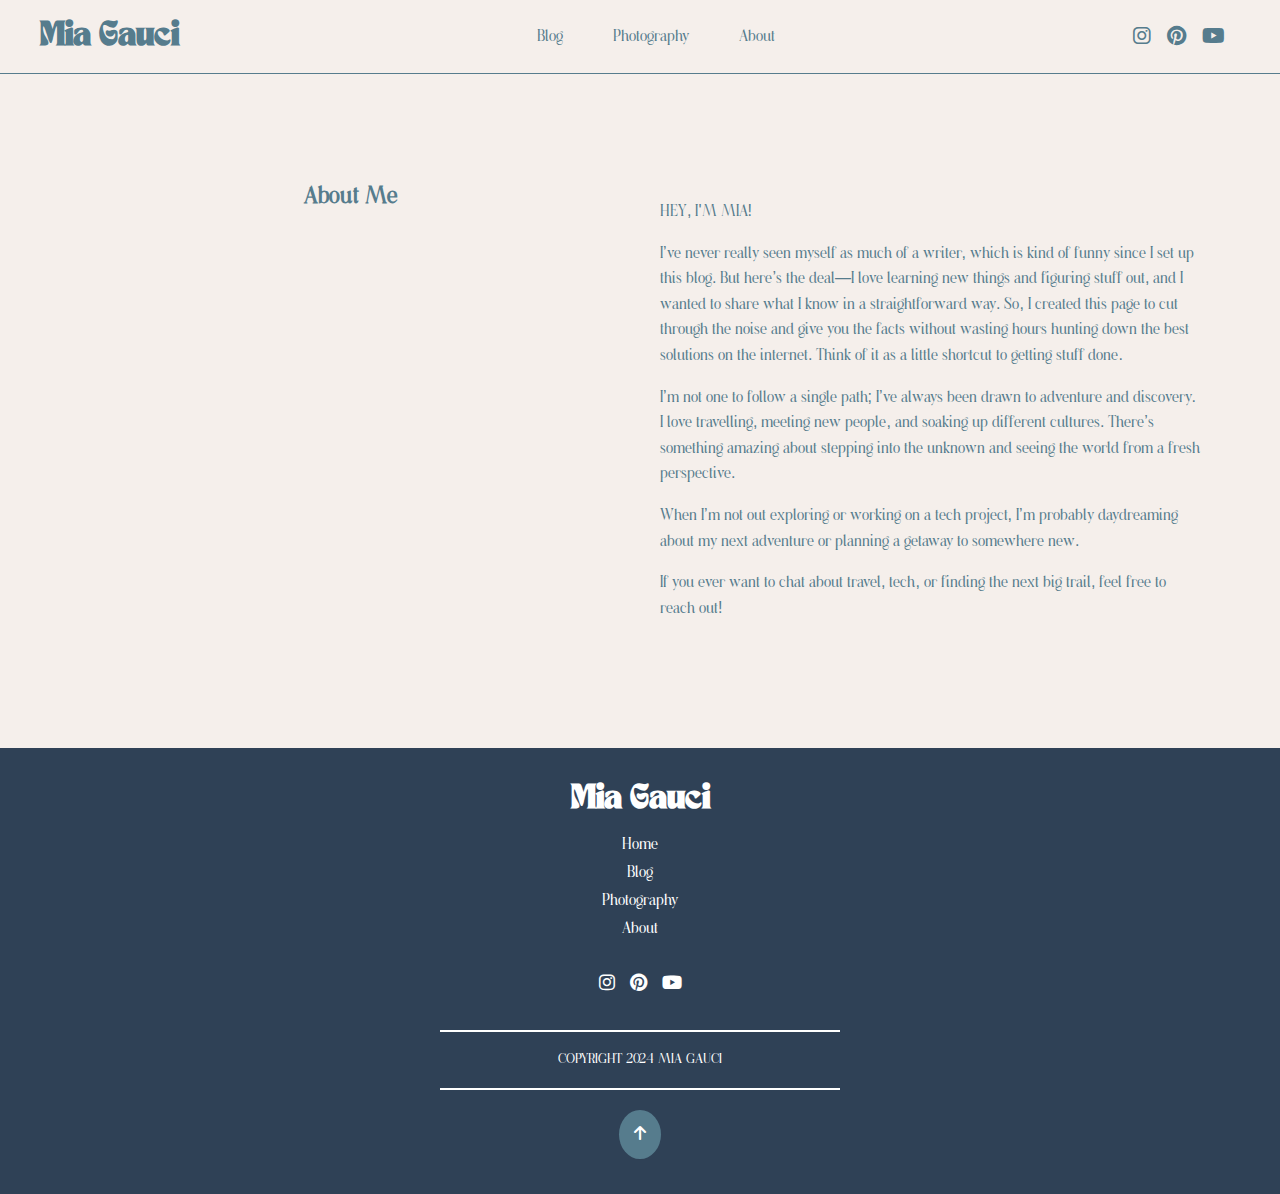
<file: about.html>
<!DOCTYPE html>
<html lang="en">
<head>
  <meta charset="UTF-8">
  <meta name="viewport" content="width=device-width, initial-scale=1.0">
  <title>Blog - Mia Gauci</title>
  <link rel="icon" href="/favicon2.ico" image="/x-icon">

  <link rel="stylesheet" href="style.css">
  <link rel="stylesheet" href="https://cdnjs.cloudflare.com/ajax/libs/font-awesome/6.0.0-beta3/css/all.min.css">
  <style>
    /* Add some basic styles for the about section */
    .about-container {
      display: flex;
      flex-direction: row;
      justify-content: space-between;
      padding: 40px;
    }
    .about-column {
      flex: 1;
      padding: 20px;
    }
    .about-title {
      text-align: center;
      font-size: 24px;
      font-weight: bold;
    }
    .about-content {
      font-size: 16px;
      line-height: 1.6;
    }
  </style>
</head>
<body>



  <!-- Header Section -->
  <header class="site-header">
    <div class="container">
      <!-- Clickable logo that links to the Home Page (index.html) -->
      <div class="logo">
        <a href="index.html" style="text-decoration: none; color: inherit;">Mia Gauci</a>
        <!-- Hamburger Menu Button -->
        <!-- Hamburger Menu Button -->
          <button class="hamburger-menu" onclick="toggleMenu()">☰</button>
          <!-- Close Button -->
          <button class="close-menu" onclick="toggleMenu()">&times;</button>
      </div>
      <!-- Navigation Menu -->
      <nav class="main-nav">
        <ul>
          <!-- Links to their respective pages -->
          <li><a href="blog.html">Blog</a></li> <!-- Link to Blog Page -->
          <li><a href="photography.html">Photography</a></li> <!-- Link to Photography Page -->
          <li><a href="about.html">About</a></li> <!-- Link to About Page -->
        </ul>
      </nav>
      <!-- Social Icons Section -->
      <div class="social-icons">
        <a href="https://www.instagram.com/mia_gauci_/" target="_blank">
          <i class="fab fa-instagram"></i>
        </a>
        <a href="https://www.pinterest.com/mia_gauci_/" target="_blank">
          <i class="fab fa-pinterest"></i>
        </a>
        <a href="https://www.youtube.com/@miagauci5683" target="_blank">
          <i class="fab fa-youtube"></i>
        </a>
      </div>
    </div>
  </header>

    <!-- Full-Screen Hamburger Dropdown -->
  <div class="hamburger-menu-overlay">
    <button class="close-button" onclick="toggleMenu()">&times;</button>
    <nav class="dropdown-menu">
      <ul>
        <li><a href="blog.html">Blog</a></li>
        <li><a href="photography.html">Photography</a></li>
        <li><a href="about.html">About</a></li>
      </ul>
      <div class="social-icons">
        <a href="https://www.instagram.com/mia_gauci_/" target="_blank"><i class="fab fa-instagram"></i></a>
        <a href="https://www.facebook.com/" target="_blank"><i class="fab fa-facebook"></i></a>
        <a href="https://www.pinterest.com/mia_gauci_/" target="_blank"><i class="fab fa-pinterest"></i></a>
      </div>
    </nav>
  </div>

  <!-- Main Content for About Page -->
  <div class="main-content">
    <div class="about-container">
      <div class="about-column">
        <div class="about-title">About Me</div>
      </div>
      <div class="about-column">
        <div class="about-content">
          <p>HEY, I'M MIA!</p>
          <p>I’ve never really seen myself as much of a writer, which is kind of funny since I set up this blog. But here’s the deal—I love learning new things and figuring stuff out, and I wanted to share what I know in a straightforward way. So, I created this page to cut through the noise and give you the facts without wasting hours hunting down the best solutions on the internet. Think of it as a little shortcut to getting stuff done.</p>
          <p>I’m not one to follow a single path; I’ve always been drawn to adventure and discovery. I love travelling, meeting new people, and soaking up different cultures. There’s something amazing about stepping into the unknown and seeing the world from a fresh perspective.</p>
          <p>When I’m not out exploring or working on a tech project, I’m probably daydreaming about my next adventure or planning a getaway to somewhere new.</p>
          <p>If you ever want to chat about travel, tech, or finding the next big trail, feel free to reach out!</p>
        </div>
      </div>
    </div>
  </div>

  <!-- Shared Footer Section -->
  <footer class="site-footer">
    <div class="footer-container">
      <!-- Logo -->
      <div class="footer-logo">
        <p>Mia Gauci</p>
      </div>
  
      <!-- Navigation Links -->
      <div class="footer-links">
        <a href="index.html">Home</a>
        <a href="blog.html">Blog</a>
        <a href="photography.html">Photography</a>
        <a href="about.html">About</a>
      </div>
  
      <!-- Social Icons -->
      <div class="footer-social-icons">
        <a href="https://www.instagram.com/mia_gauci_/" target="_blank">
          <i class="fab fa-instagram"></i>
        </a>
        <a href="https://www.pinterest.com/mia_gauci_/" target="_blank">
          <i class="fab fa-pinterest"></i>
        </a>
        <a href="https://www.youtube.com/@miagauci5683" target="_blank">
          <i class="fab fa-youtube"></i>
        </a>
      </div>
  
      <!-- Separator Line -->
      <hr class="footer-separator">
  
      <!-- Copyright -->
      <div class="footer-copyright">
        <p>COPYRIGHT 2024 MIA GAUCI</p>
      </div>

      <!-- Separator Line -->
      <hr class="footer-separator">
  
      <!-- Scroll to Top Button -->
      <a href="#top" class="back-to-top">
        <i class="fas fa-arrow-up"></i>
      </a>
    </div>
  </footer>
  

<script>
  // Smooth scroll to the top
  document.querySelector('.back-to-top').addEventListener('click', function (e) {
    e.preventDefault();
    window.scrollTo({ top: 0, behavior: 'smooth' });
  });

</script>

  <script src="menu-toggle.js"></script>  

</body>
</html>
</file>
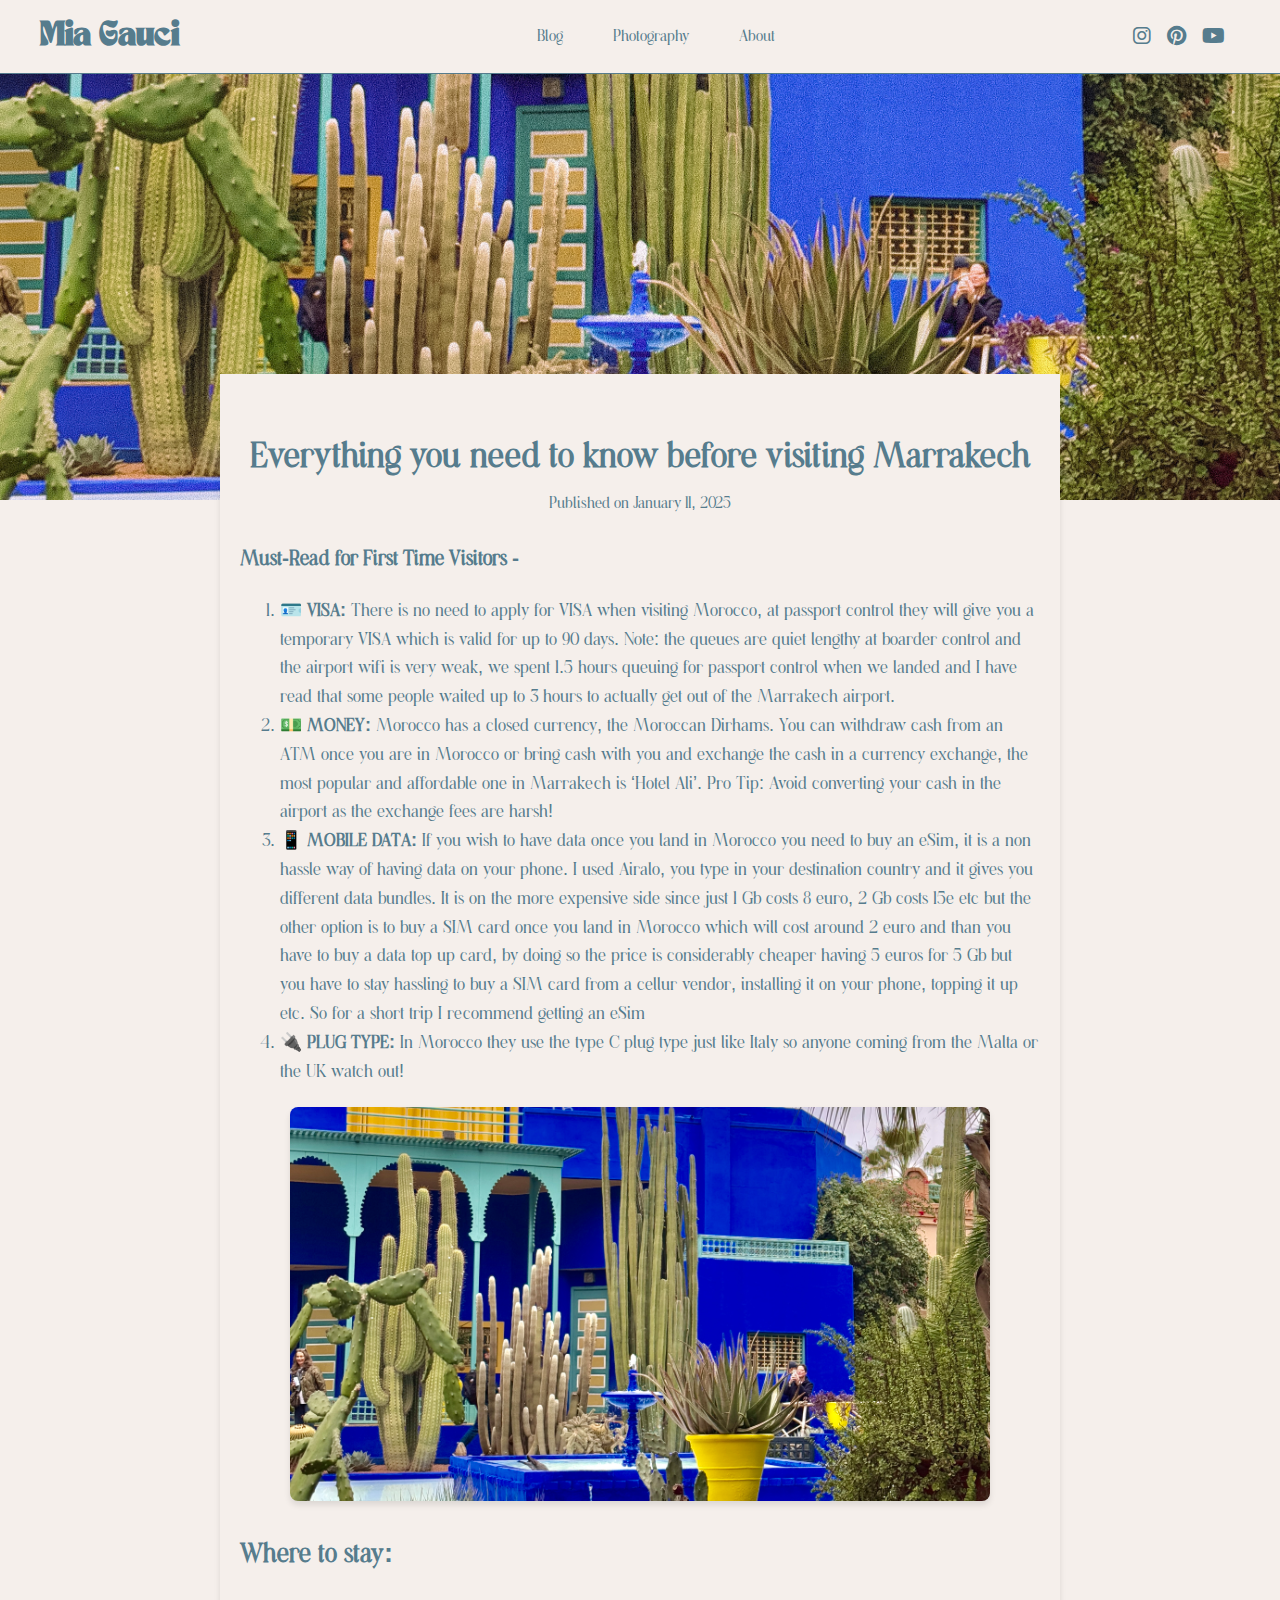
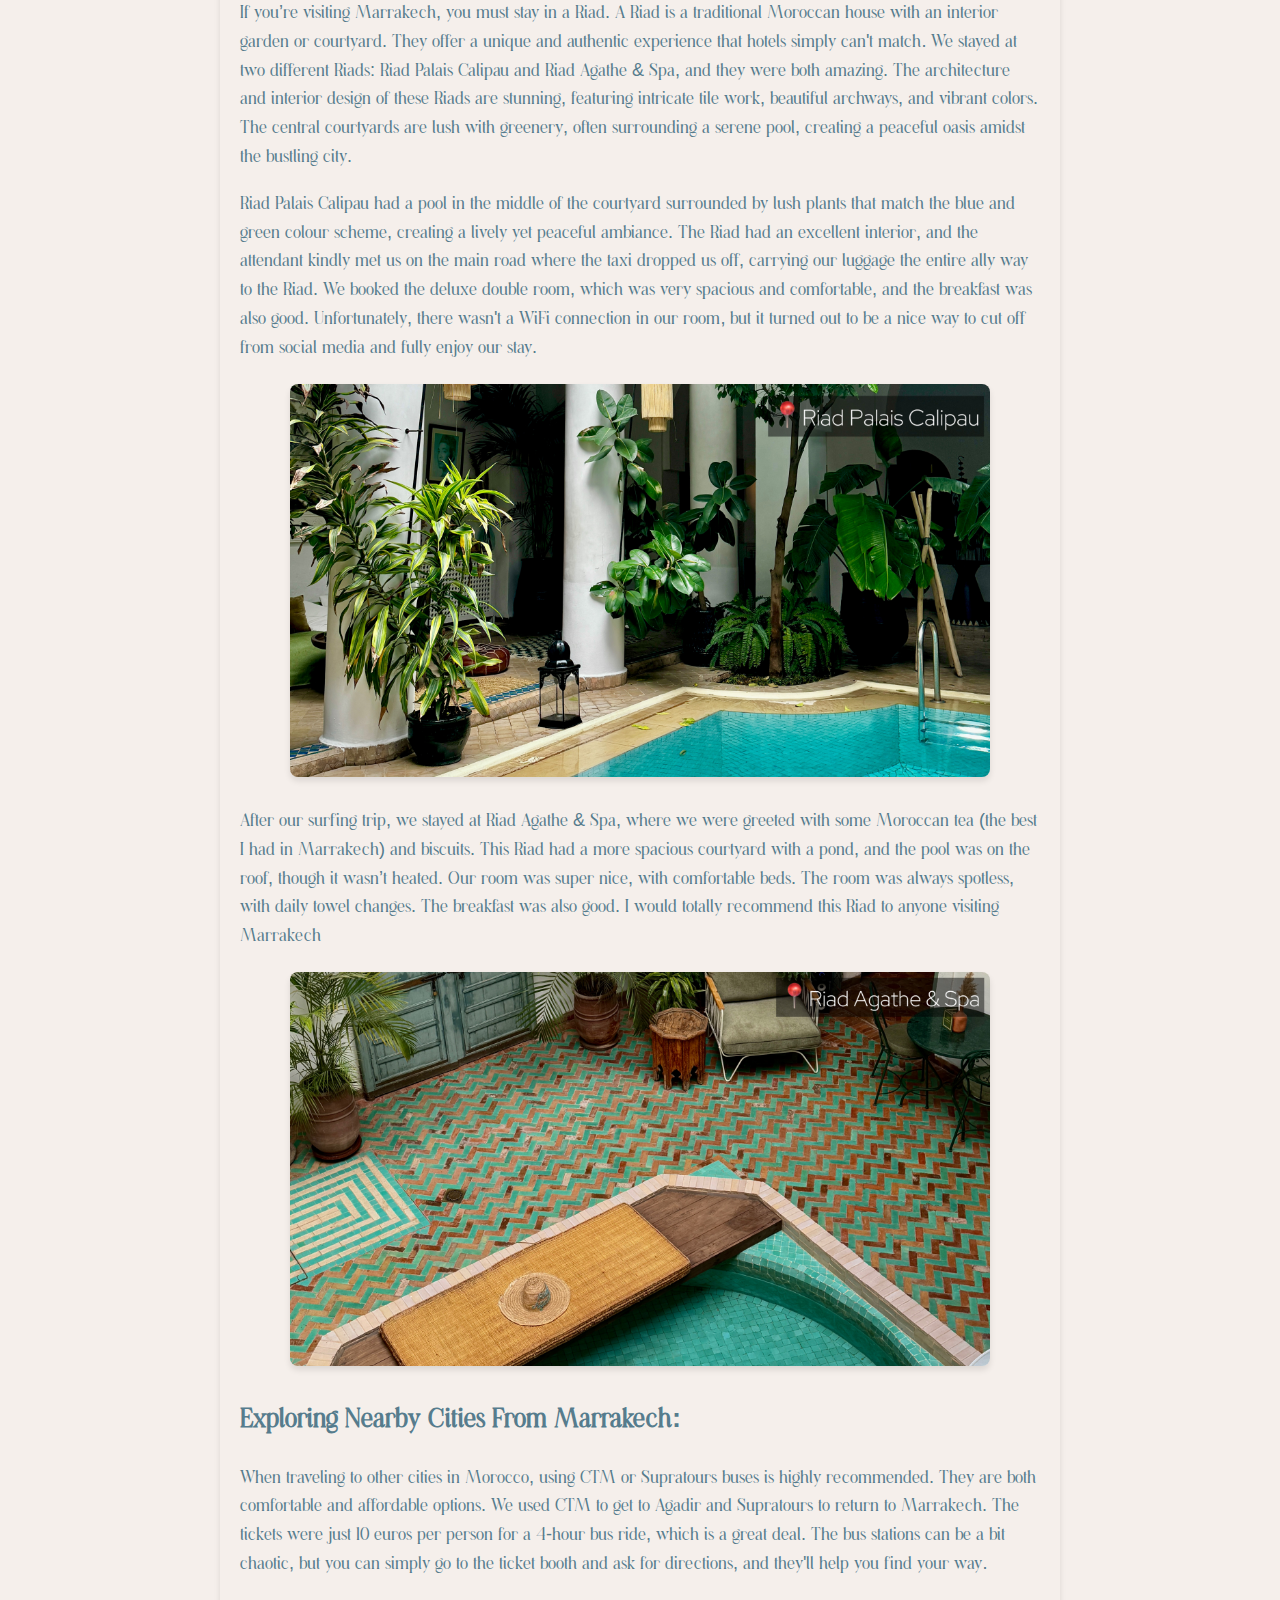
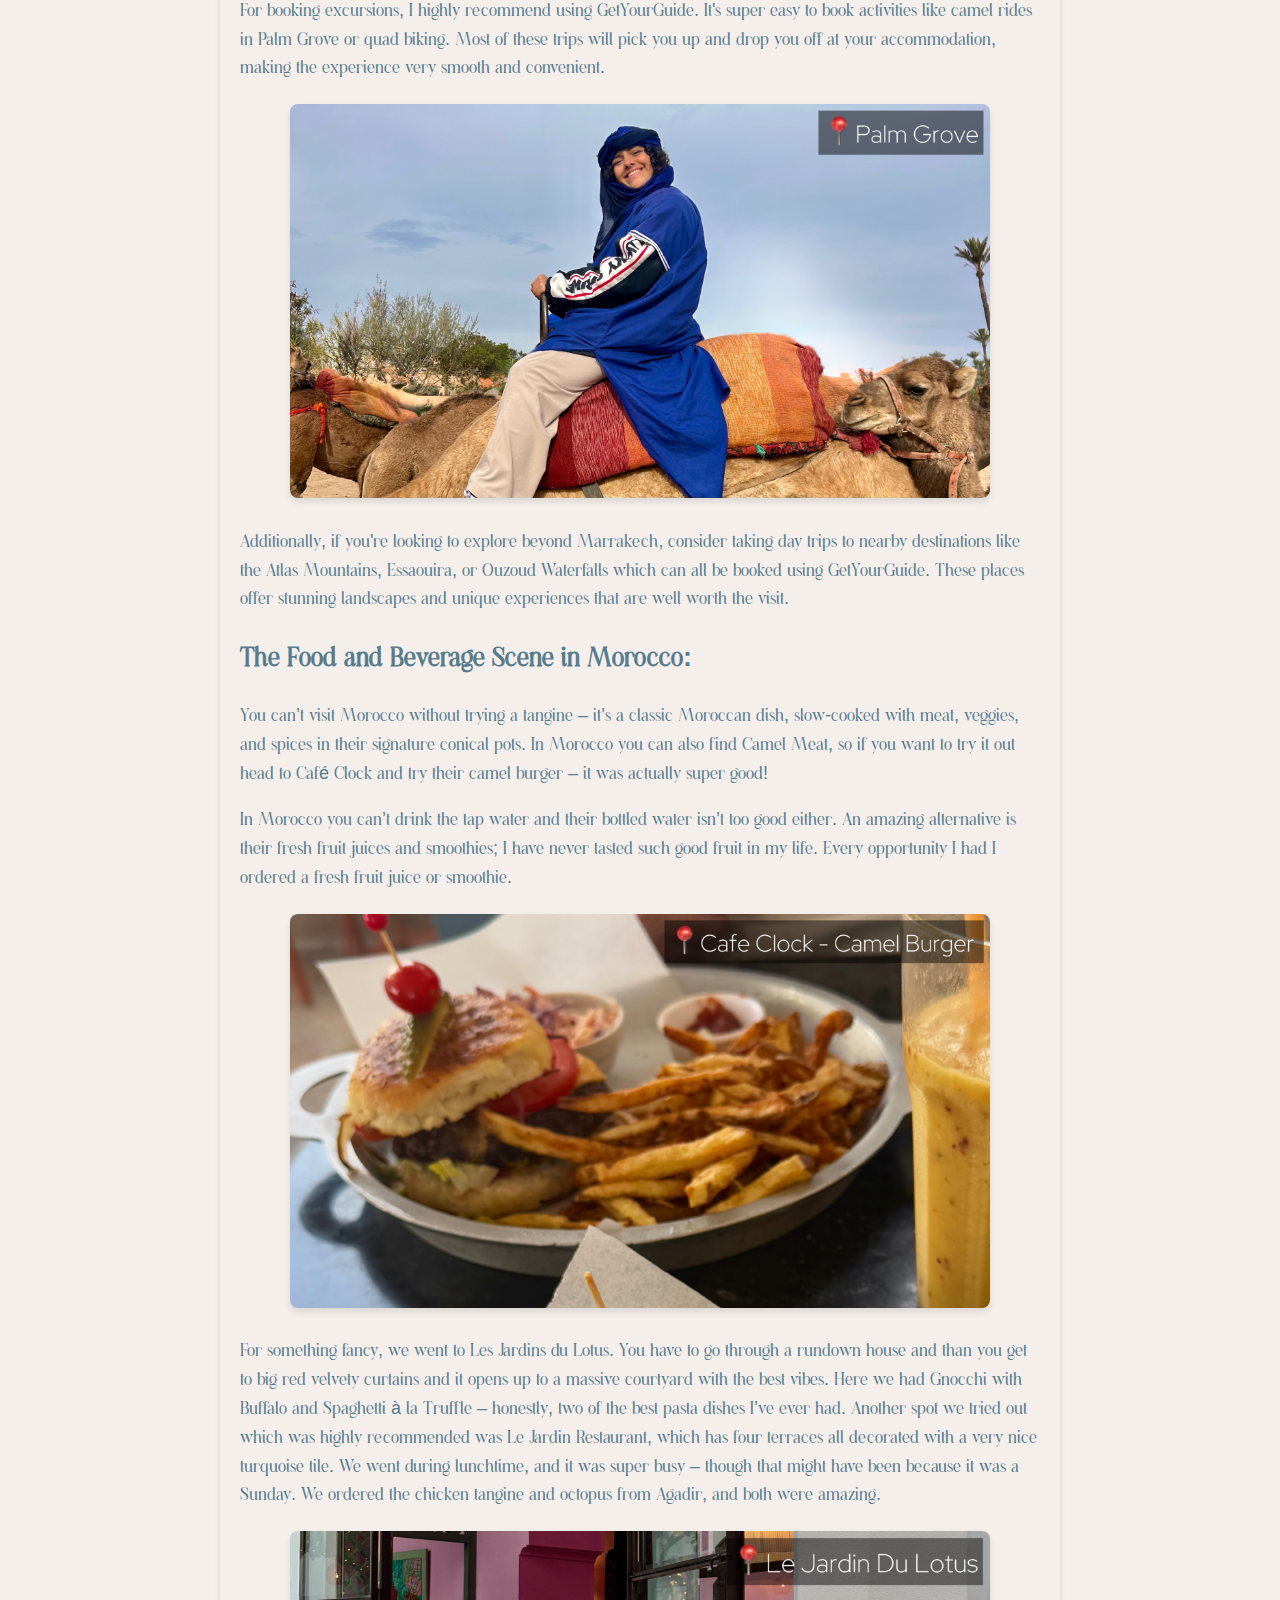
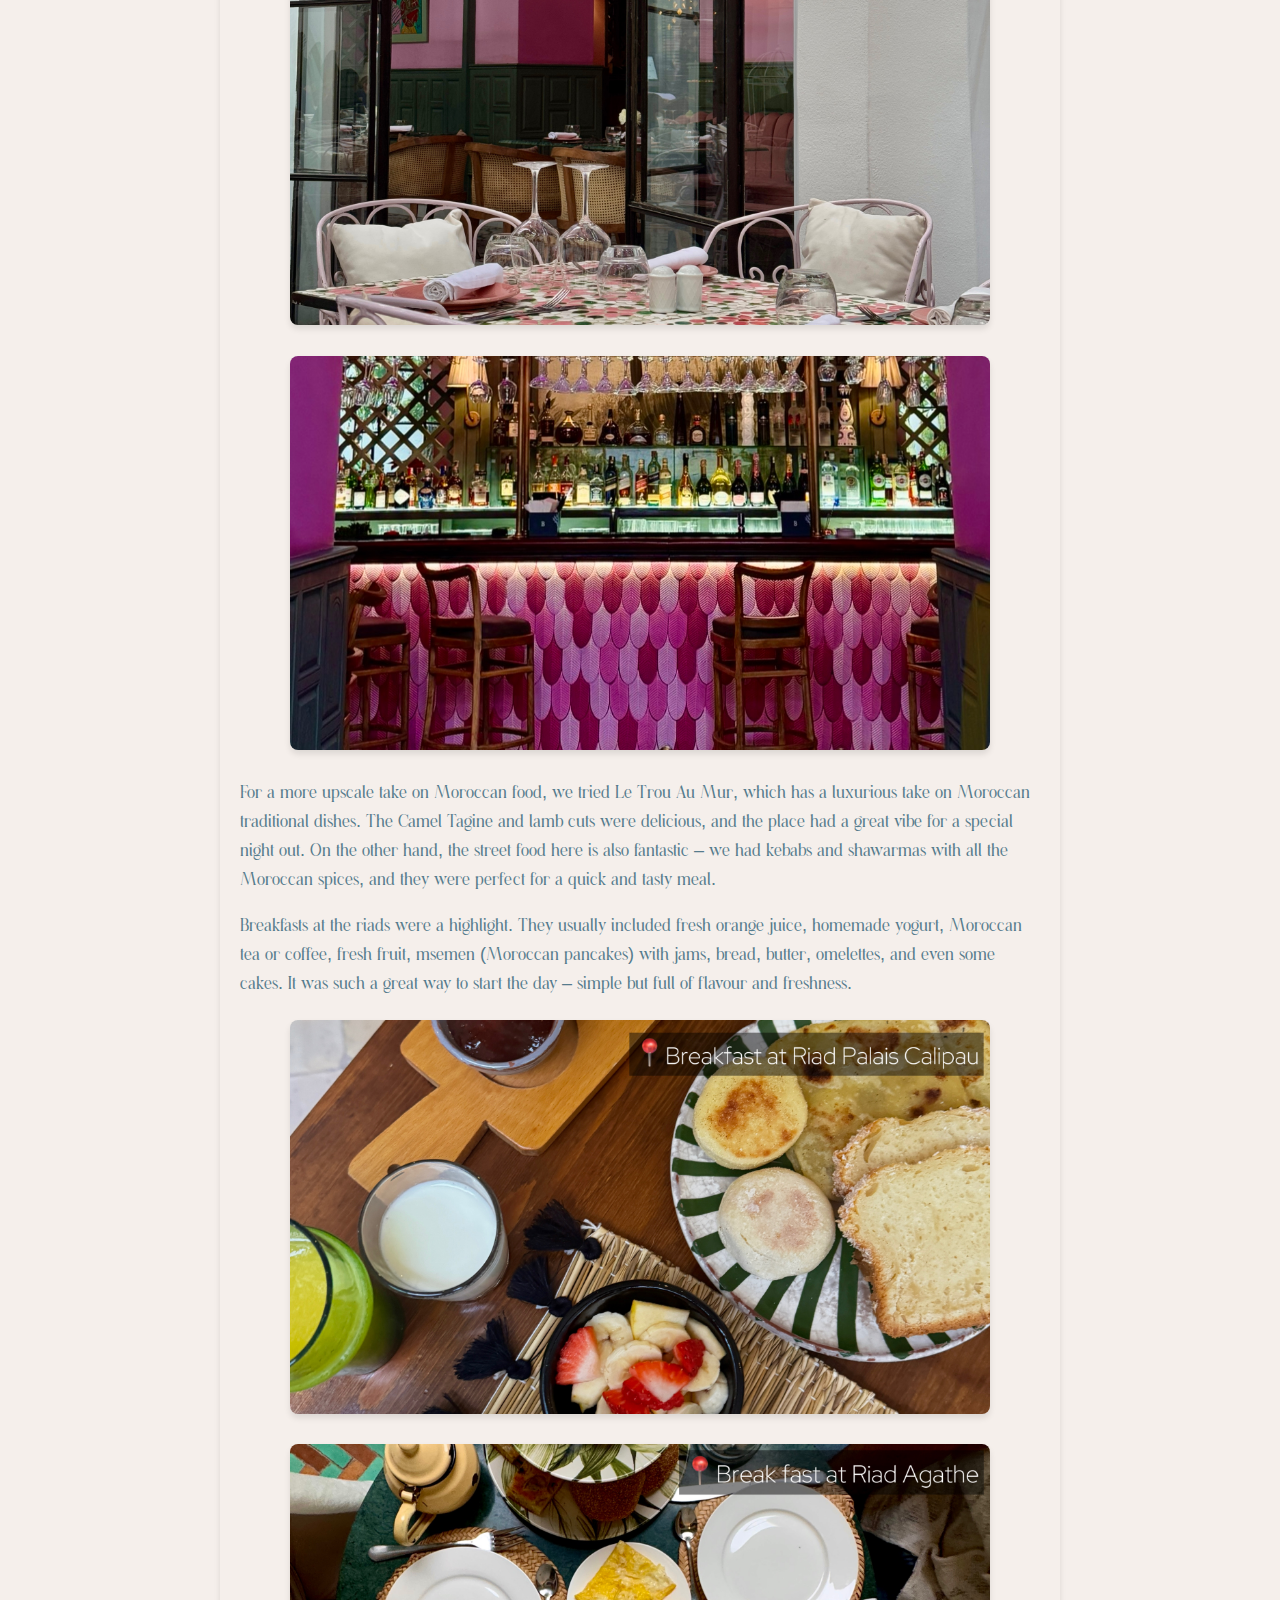
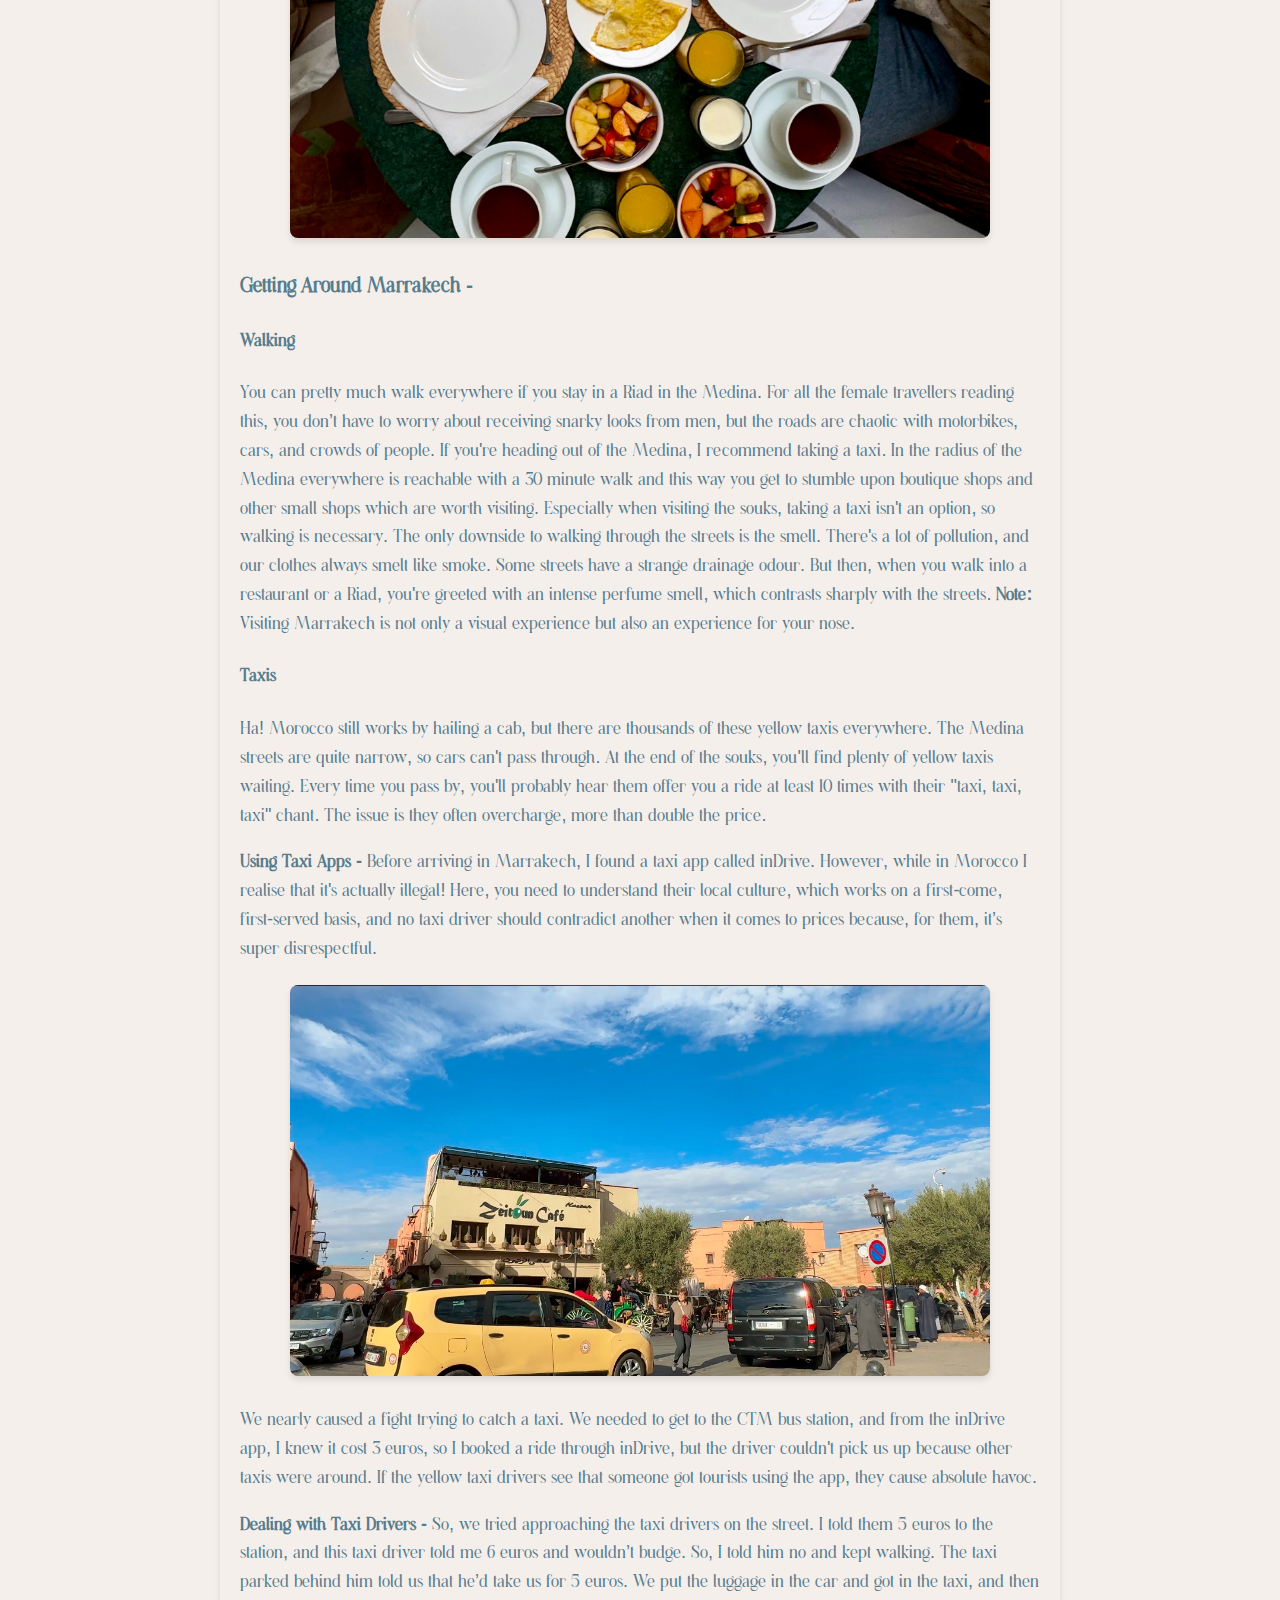
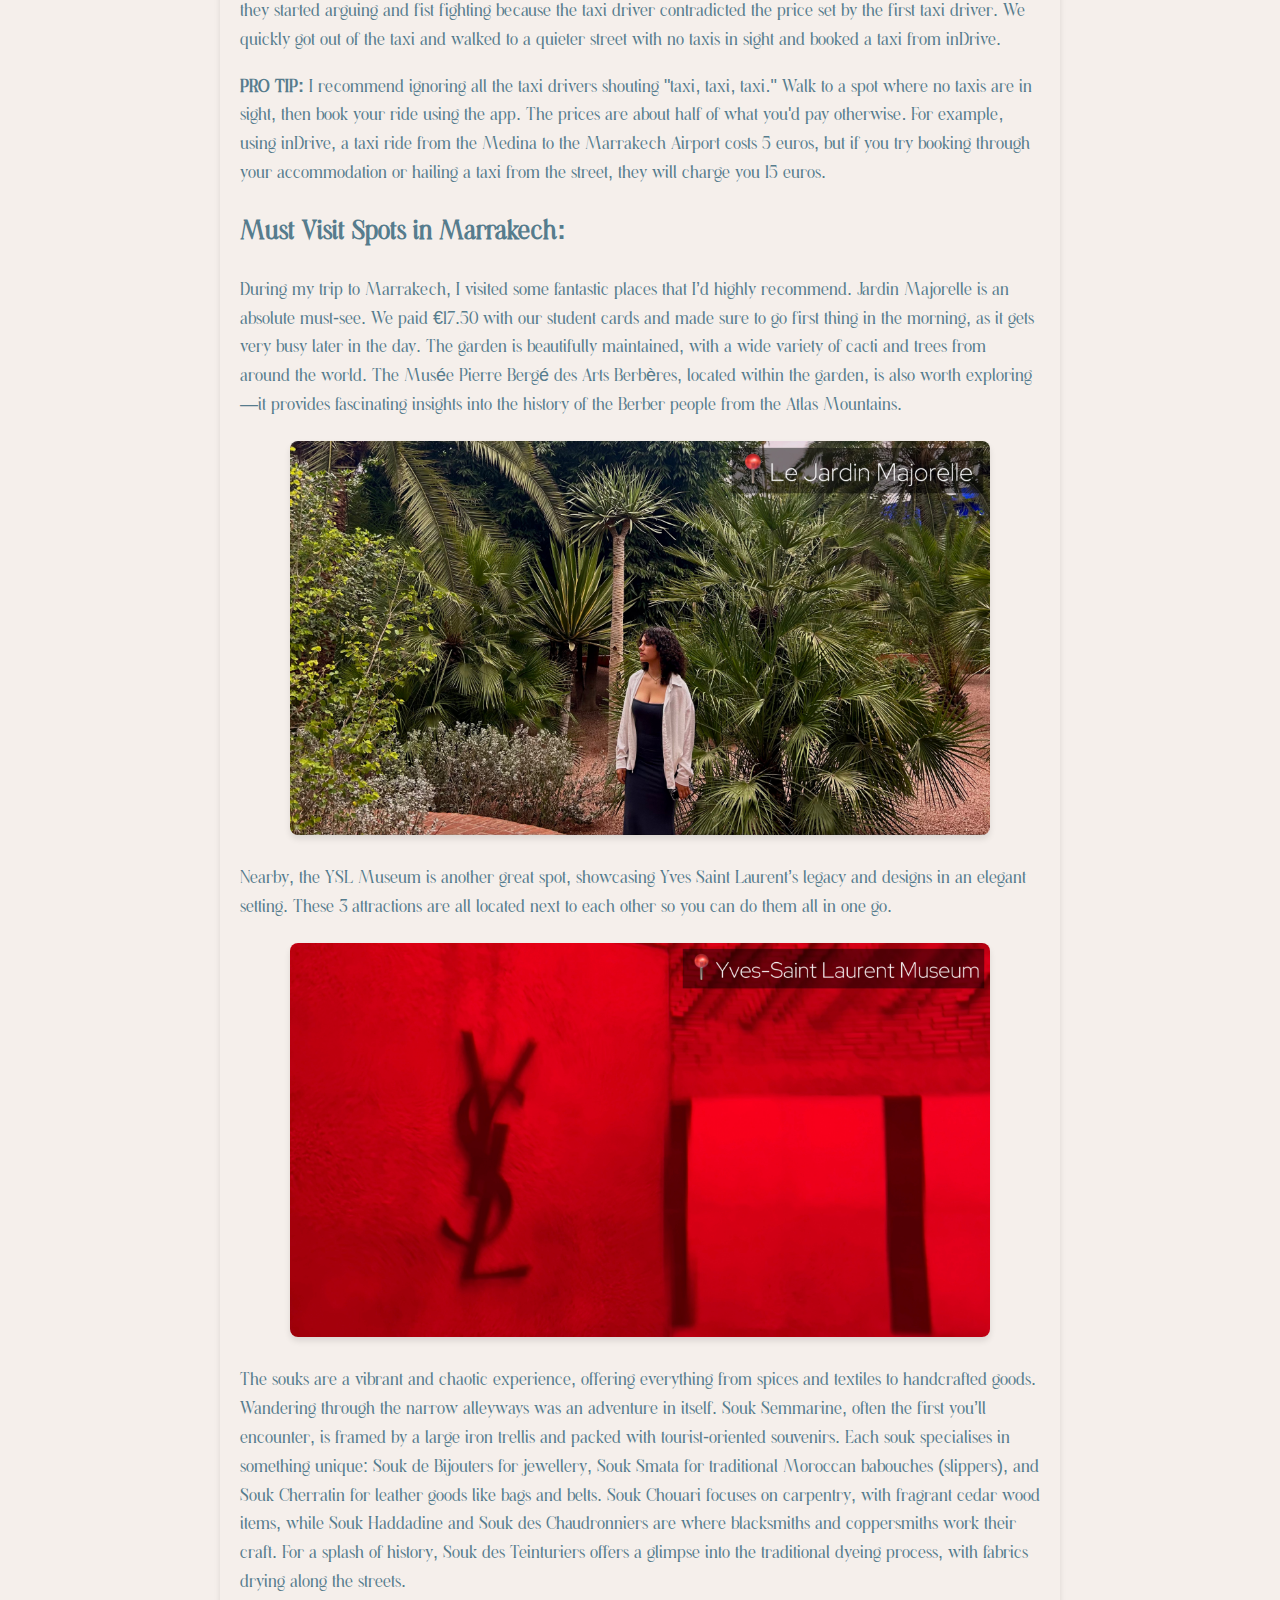
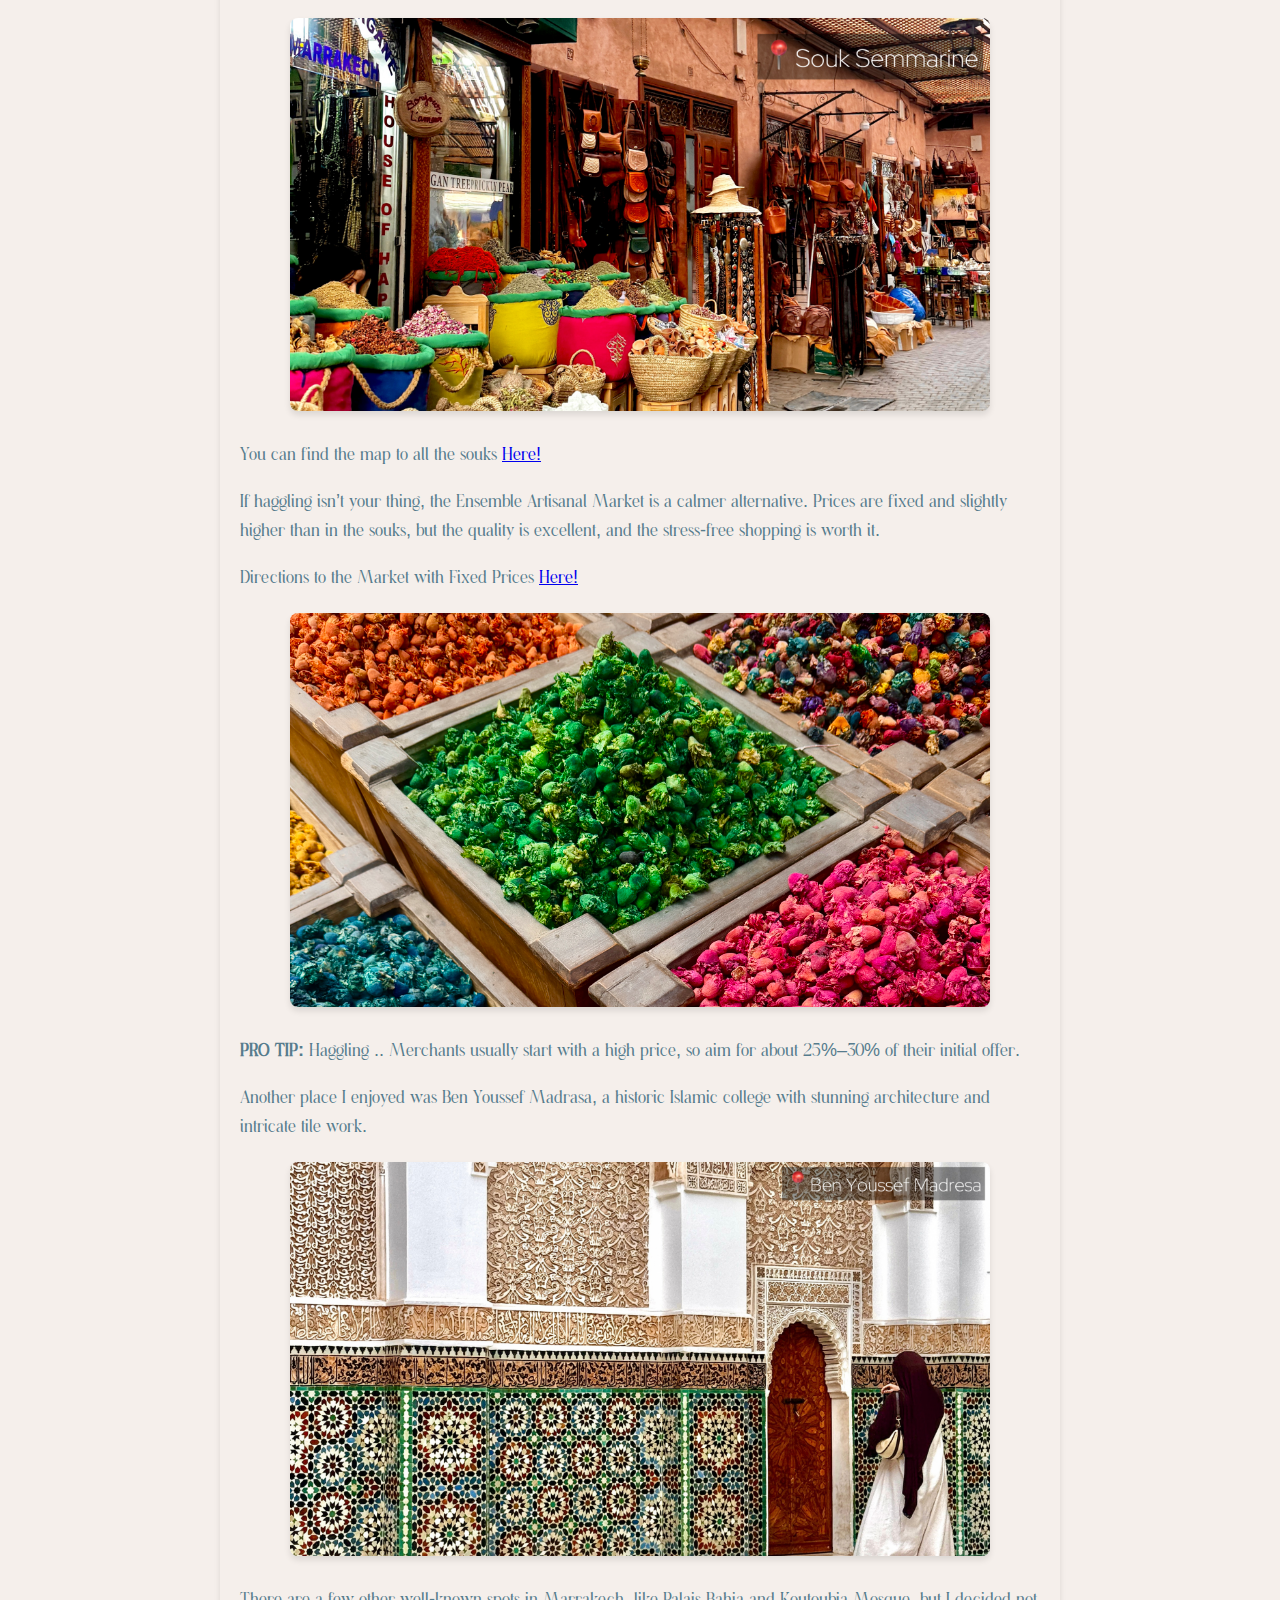
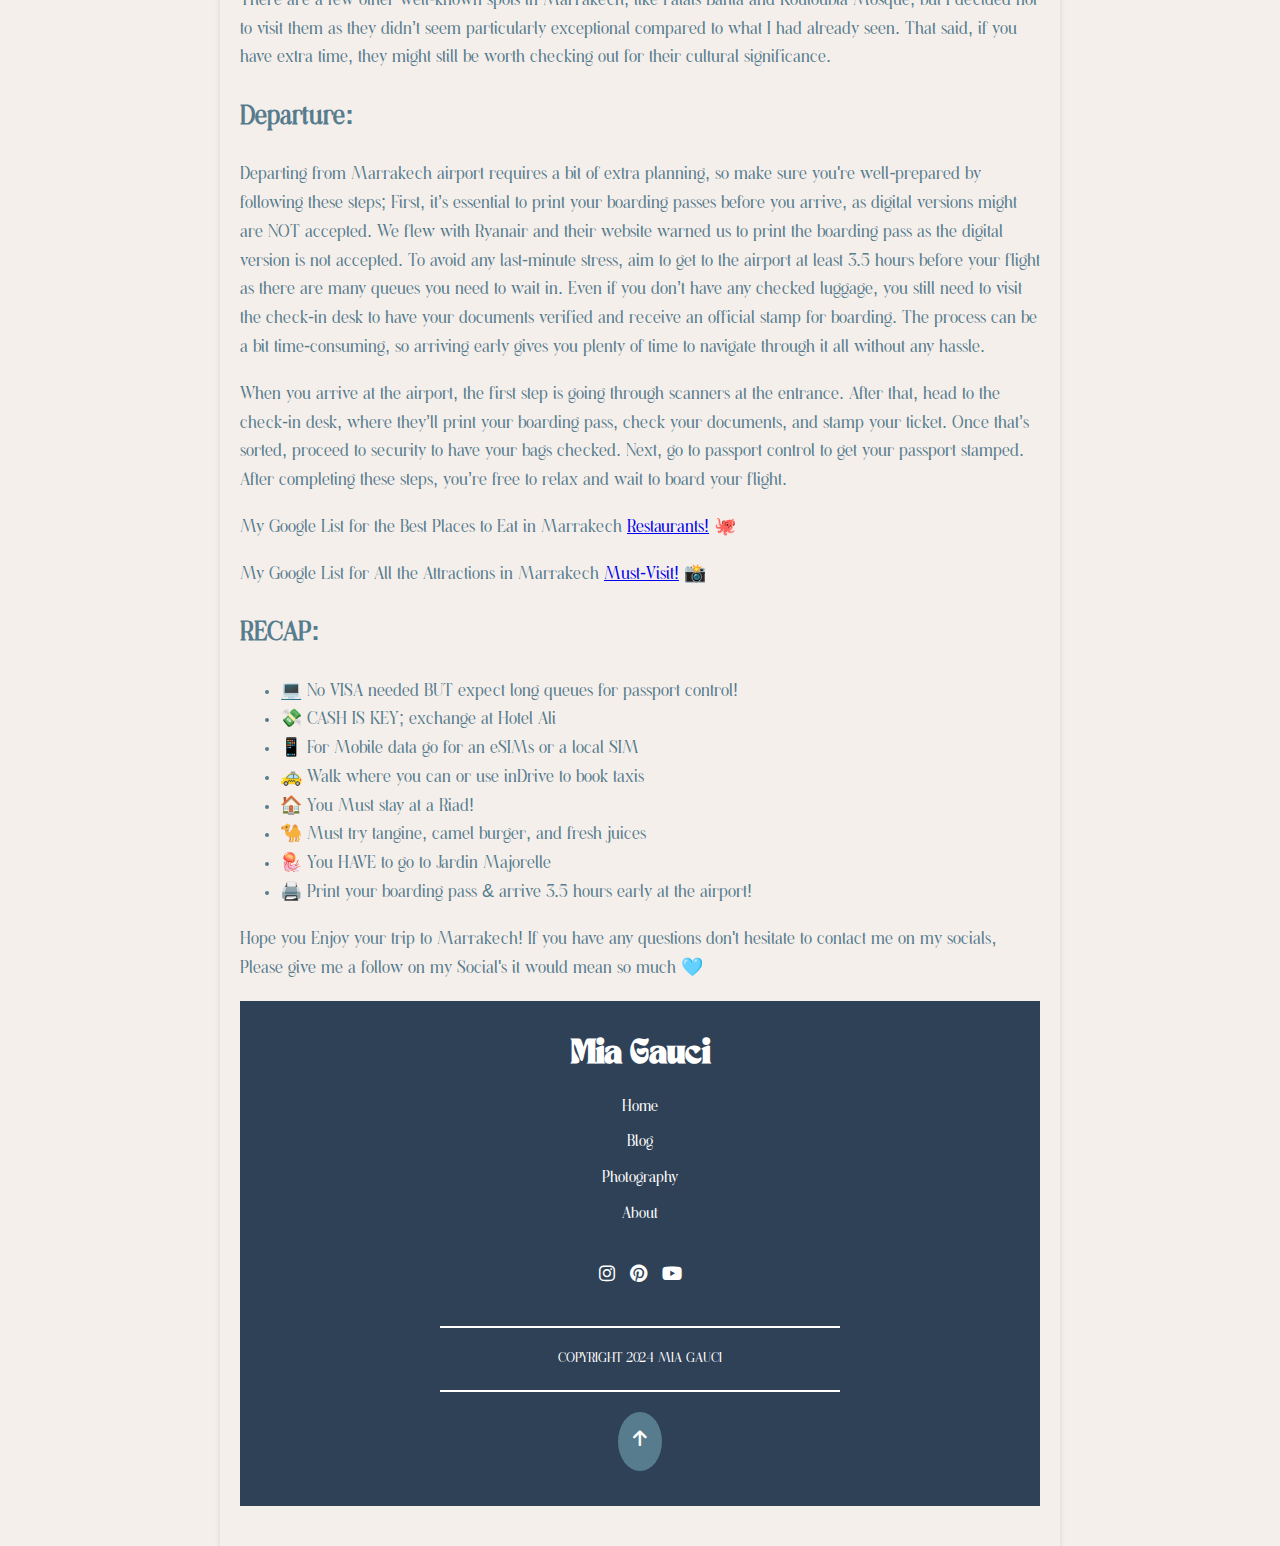
<file: morocco_marrakech.html>
<!DOCTYPE html>
<html lang="en">
  <script type="application/ld+json">
    {
      "@context": "https://schema.org",
      "@type": "Organization",
      "url": "https://www.miagauci.com",
      "logo": "https://www.miagauci.com/favicon.ico"
    }
  </script>
  
  <head>
    <meta charset="UTF-8">
    <meta name="viewport" content="width=device-width, initial-scale=1.0">
    <title>How to Explore Capri on a Budget</title>
    <link rel="icon" href="/favicon2.ico" image="/x-icon">
    <link rel="stylesheet" href="style.css">
    <link rel="stylesheet" href="https://cdnjs.cloudflare.com/ajax/libs/font-awesome/6.0.0-beta3/css/all.min.css">
  </head>
<body>

    <!-- Header Section -->
    <header class="site-header">
      <div class="container">
        <!-- Clickable logo that links to the Home Page (index.html) -->
        <div class="logo">
          <a href="index.html" style="text-decoration: none; color: inherit;">Mia Gauci</a>
          <!-- Hamburger Menu Button -->
          <!-- Hamburger Menu Button -->
            <button class="hamburger-menu" onclick="toggleMenu()">☰</button>
            <!-- Close Button -->
            <button class="close-menu" onclick="toggleMenu()">&times;</button>
        </div>
        <!-- Navigation Menu -->
        <nav class="main-nav">
          <ul>
            <!-- Links to their respective pages -->
            <li><a href="blog.html">Blog</a></li> <!-- Link to Blog Page -->
            <li><a href="photography.html">Photography</a></li> <!-- Link to Photography Page -->
            <li><a href="about.html">About</a></li> <!-- Link to About Page -->
          </ul>
        </nav>
        <!-- Social Icons Section -->
        <div class="social-icons">
          <a href="https://www.instagram.com/mia_gauci_/" target="_blank">
            <i class="fab fa-instagram"></i>
          </a>
          <a href="https://www.pinterest.com/mia_gauci_/" target="_blank">
            <i class="fab fa-pinterest"></i>
          </a>
          <a href="https://www.youtube.com/@miagauci5683" target="_blank">
            <i class="fab fa-youtube"></i>
          </a>
        </div>
      </div>
    </header>
  
      <!-- Full-Screen Hamburger Dropdown -->
    <div class="hamburger-menu-overlay">
      <button class="close-button" onclick="toggleMenu()">&times;</button>
      <nav class="dropdown-menu">
        <ul>
          <li><a href="blog.html">Blog</a></li>
          <li><a href="photography.html">Photography</a></li>
          <li><a href="about.html">About</a></li>
        </ul>
        <div class="social-icons">
          <a href="https://www.instagram.com/mia_gauci_/" target="_blank"><i class="fab fa-instagram"></i></a>
          <a href="https://www.pinterest.com/mia_gauci_/" target="_blank"><i class="fab fa-pinterest"></i></a>
          <a href="https://www.youtube.com/@miagauci5683" target="_blank"><i class="fab fa-youtube"></i></a>
        </div>
      </nav>
    </div>
  

  <!-- Blog Post Content -->
  <div class="blog-post-wrapper">
    <div class="blog-marrakech-background"></div> <!-- Background image -->
    <div class="blog-content">
      <h1>Everything you need to know before visiting Marrakech</h1>
      <p class="post-date">Published on January 11, 2025</p>
      <div class="post-text">
      <h3>Must-Read for First Time Visitors - </h3>
      <ol>
        <li> <strong> 🪪 VISA: </strong>  There is no need to apply for VISA when visiting Morocco, at passport control they will give you a temporary VISA which is valid for up to 90 days. 
          Note: the queues are quiet lengthy at boarder control and the airport wifi is very weak, we spent 1.5 hours queuing for passport control when we landed and 
          I have read that some people waited up to 3 hours to actually get out of the Marrakech airport. </li>
        <li> <strong> 💵 MONEY: </strong>  Morocco has a closed currency, the Moroccan Dirhams. You can withdraw cash from an ATM once you are in Morocco or bring cash with you and exchange 
          the cash in a currency exchange, the most popular and affordable one in Marrakech is ‘Hotel Ali’. 
          Pro Tip: Avoid converting your cash in the airport as the exchange fees are harsh! </li>
        <li> <strong> 📱 MOBILE DATA: </strong> If you wish to have data once you land in Morocco you need to buy an eSim, it is a non hassle way of having data on your phone. I used Airalo,
           you type in your destination country and it gives you different data bundles. It is on the more expensive side since just 1 Gb costs 8 euro, 2 Gb costs 15e etc but 
           the other option is to buy a SIM card once you land in Morocco which will cost around 2 euro and than you have to buy a data top up card, by doing so the price is considerably cheaper having 5 euros for 5 Gb but you have to stay hassling to buy a SIM card from a cellur vendor, installing it on your phone, topping it up etc. So for a short trip I recommend getting an eSim</li>
        <li> <strong> 🔌 PLUG TYPE: </strong>  In Morocco they use the type C plug type just like Italy so anyone coming from the Malta or the UK watch out!  </li>
      </ol>

      <div class="inline-image">
        <img src="images/Marrakech Blog Images/bluuu.JPG" alt="Salumeria da Aldo Sandwich">
      </div>

      
      
      <h2>Where to stay:</h2>
      <p>
        If you’re visiting Marrakech, you must stay in a Riad. A Riad is a traditional Moroccan house with an interior garden or courtyard. They offer a unique and authentic experience that hotels simply can't match. We stayed at two different Riads: Riad Palais Calipau and Riad Agathe & Spa, and they were both amazing. The architecture and interior design of these Riads are stunning, featuring intricate tile work, beautiful archways, and vibrant colors. The central courtyards are lush with greenery, often surrounding a serene pool, creating a peaceful oasis amidst the bustling city.</p>
      
      <p>
        Riad Palais Calipau had a pool in the middle of the courtyard surrounded by lush plants that match the blue and green colour scheme, creating a lively yet peaceful ambiance. The Riad had an excellent interior, and the attendant kindly met us on the main road where the taxi dropped us off, carrying our luggage the entire ally way to the Riad. We booked the deluxe double room, which was very spacious and comfortable, and the breakfast was also good. Unfortunately, there wasn't a WiFi connection in our room, but it turned out to be a nice way to cut off from social media and fully enjoy our stay.        
      </p>

      <div class="inline-image">
        <img src="images/Marrakech Blog Images/pc_pool.JPG" alt="Salumeria da Aldo Sandwich">
      </div>

      <p>
        After our surfing trip, we stayed at Riad Agathe & Spa, where we were greeted with some Moroccan tea (the best I had in Marrakech) and biscuits. This Riad had a more spacious courtyard with a pond, and the pool was on the roof, though it wasn’t heated. Our room was super nice, with comfortable beds. The room was always spotless, with daily towel changes. The breakfast was also good. I would totally recommend this Riad to anyone visiting Marrakech      </p>

        <div class="inline-image">
          <img src="images/Marrakech Blog Images/agathe_pool.JPG" alt="Salumeria da Aldo Sandwich">
        </div>
      

      <h2>Exploring Nearby Cities From Marrakech:      </h2>
      <p>
        When traveling to other cities in Morocco, using CTM or Supratours buses is highly recommended. They are both comfortable and affordable options. We used CTM to get to Agadir and Supratours to return to Marrakech. The tickets were just 10 euros per person for a 4-hour bus ride, which is a great deal. The bus stations can be a bit chaotic, but you can simply go to the ticket booth and ask for directions, and they'll help you find your way.
      </p>
      <p>
        For booking excursions, I highly recommend using GetYourGuide. It's super easy to book activities like camel rides in Palm Grove or quad biking. Most of these trips will pick you up and drop you off at your accommodation, making the experience very smooth and convenient.      </p>
        <div class="inline-image">
          <img src="images/Marrakech Blog Images/palm_grove.JPG" alt="Salumeria da Aldo Sandwich">
        </div>
        <p>
          Additionally, if you're looking to explore beyond Marrakech, consider taking day trips to nearby destinations like the Atlas Mountains, Essaouira, or Ouzoud Waterfalls which can all be booked using GetYourGuide. These places offer stunning landscapes and unique experiences that are well worth the visit.
        </p>
    

      <h2>The Food and Beverage Scene in Morocco: </h2>
      <p>
        You can’t visit Morocco without trying a tangine – it’s a classic Moroccan dish, slow-cooked with meat, veggies, and spices in their signature conical pots. In Morocco you can also find Camel Meat, so if you want to try it out head to Café Clock and try their camel burger – it was actually super good!      </p>

        <p>In Morocco you can’t drink the tap water and their bottled water isn’t too good either. An amazing alternative is their fresh fruit juices and smoothies; I have never tasted such good fruit in my life. Every opportunity I had I ordered a fresh fruit juice or smoothie. </p>
        <div class="inline-image">
          <img src="images/Marrakech Blog Images/cafe_clock.JPG" alt="Salumeria da Aldo Sandwich">
        </div>
        <p>For something fancy, we went to Les Jardins du Lotus. You have to go through a rundown house and than you get to big red velvety curtains and it opens up to a massive courtyard with the best vibes. Here we had Gnocchi with Buffalo and Spaghetti à la Truffle – honestly, two of the best pasta dishes I’ve ever had. Another spot we tried out which was highly recommended was Le Jardin Restaurant, which has four terraces all decorated with a very nice turquoise tile. We went during lunchtime, and it was super busy – though that might have been because it was a Sunday. We ordered the chicken tangine and octopus from Agadir, and both were amazing.</p>
        <div class="inline-image">
          <img src="images/Marrakech Blog Images/le_jardin_du_lotus.JPG" alt="Salumeria da Aldo Sandwich">
        </div>
        <div class="inline-image">
          <img src="images/Marrakech Blog Images/pinkkk.jpg" alt="Salumeria da Aldo Sandwich">
        </div>
        <p>For a more upscale take on Moroccan food, we tried Le Trou Au Mur, which has a luxurious take on Moroccan traditional dishes. The Camel Tagine and lamb cuts were delicious, and the place had a great vibe for a special night out. On the other hand, the street food here is also fantastic – we had kebabs and shawarmas with all the Moroccan spices, and they were perfect for a quick and tasty meal.</p>
        
        <p>Breakfasts at the riads were a highlight. They usually included fresh orange juice, homemade yogurt, Moroccan tea or coffee, fresh fruit, msemen (Moroccan pancakes) with jams, bread, butter, omelettes, and even some cakes. It was such a great way to start the day – simple but full of flavour and freshness.</p>
        <div class="inline-image">
          <img src="images/Marrakech Blog Images/breakfast_pc.JPG" alt="Salumeria da Aldo Sandwich">
        </div>
        <div class="inline-image">
          <img src="images/Marrakech Blog Images/bf_agathe.JPG" alt="Salumeria da Aldo Sandwich">
        </div>

        <h3>Getting Around Marrakech - </h3>

        <p> <h4> Walking </h4> 
  
          You can pretty much walk everywhere if you stay in a Riad in the Medina. For all the female travellers reading this, you don’t have to worry about receiving snarky looks from men, 
          but the roads are chaotic with motorbikes, cars, and crowds of people. If you're heading out of the Medina, I recommend taking a taxi. In the radius of the Medina everywhere is reachable with a 30 minute walk and this way you get to stumble upon boutique shops and other small shops which are worth visiting. 
          Especially when visiting the souks, taking a taxi isn't an option, so walking is necessary.
  
          The only downside to walking through the streets is the smell. 
          There's a lot of pollution, and our clothes always smelt like smoke. Some streets have a strange drainage odour. But then, when you walk into a restaurant or a Riad, you're greeted with an intense perfume smell, which contrasts sharply with the streets. 
          <strong>Note:</strong> Visiting Marrakech is not only a visual experience but also an experience for your nose.</p>
  
        <p> <h4> Taxis  </h4> 
          Ha! Morocco still works by hailing a cab, but there are thousands of these yellow taxis everywhere. The Medina streets are quite narrow, so cars can't pass through. At the end of the souks, you'll find plenty of yellow taxis waiting. Every time you pass by, you'll probably hear them offer you a ride at least 10 times with their "taxi, taxi, taxi" chant. The issue is they often overcharge, more than double the price.
  
          <p><strong>Using Taxi Apps - </strong>
          Before arriving in Marrakech, I found a taxi app called inDrive. However, while in Morocco I realise that it's actually illegal! Here, you need to understand their local culture, which works on a first-come, first-served basis, and no taxi driver should contradict another when it comes to prices because, for them, it’s super disrespectful.
          <div class="inline-image">
            <img src="images/Marrakech Blog Images/taxi.jpg" alt="Salumeria da Aldo Sandwich">
          </div>
          We nearly caused a fight trying to catch a taxi. We needed to get to the CTM bus station, and from the inDrive app, I knew it cost 3 euros, so I booked a ride through inDrive, but the driver couldn't pick us up because other taxis were around. If the yellow taxi drivers see that someone got tourists using the app, they cause absolute havoc.</p>
          
          <p><strong> Dealing with Taxi Drivers -</strong>
          
          So, we tried approaching the taxi drivers on the street. I told them 5 euros to the station, and this taxi driver told me 6 euros and wouldn’t budge. So, I told him no and kept walking. The taxi parked behind him told us that he’d take us for 5 euros. We put the luggage in the car and got in the taxi, and then they started arguing and fist fighting because the taxi driver contradicted the price set by the first taxi driver. We quickly got out of the taxi and walked to a quieter street with no taxis in sight and booked a taxi from inDrive.</p>
          
          <p><strong> PRO TIP: </strong>
          I recommend ignoring all the taxi drivers shouting "taxi, taxi, taxi." Walk to a spot where no taxis are in sight, then book your ride using the app. The prices are about half of what you'd pay otherwise. For example, using inDrive, a taxi ride from the Medina to the Marrakech Airport costs 5 euros, but if you try booking through your accommodation or hailing a taxi from the street, they will charge you 15 euros. </p>
  

      <h2>Must Visit Spots in Marrakech: </h2>
      <p>During my trip to Marrakech, I visited some fantastic places that I’d highly recommend. Jardin Majorelle is an absolute must-see. We paid €17.50 with our student cards and made sure to go first thing in the morning, as it gets very busy later in the day. The garden is beautifully maintained, with a wide variety of cacti and trees from around the world. The Musée Pierre Bergé des Arts Berbères, located within the garden, is also worth exploring—it provides fascinating insights into the history of the Berber people from the Atlas Mountains. 
        <div class="inline-image">
          <img src="images/Marrakech Blog Images/le_jardin_majorelle.JPG" alt="Salumeria da Aldo Sandwich">
        </div>
        Nearby, the YSL Museum is another great spot, showcasing Yves Saint Laurent’s legacy and designs in an elegant setting. These 3 attractions are all located next to each other so you can do them all in one go. </p>
        <div class="inline-image">
          <img src="images/Marrakech Blog Images/ysl.JPG" alt="Salumeria da Aldo Sandwich">
        </div>
        
      <p>The souks are a vibrant and chaotic experience, offering everything from spices and textiles to handcrafted goods. Wandering through the narrow alleyways was an adventure in itself. Souk Semmarine, often the first you’ll encounter, is framed by a large iron trellis and packed with tourist-oriented souvenirs. Each souk specialises in something unique: Souk de Bijouters for jewellery, Souk Smata for traditional Moroccan babouches (slippers), and Souk Cherratin for leather goods like bags and belts. Souk Chouari focuses on carpentry, with fragrant cedar wood items, while Souk Haddadine and Souk des Chaudronniers are where blacksmiths and coppersmiths work their craft. For a splash of history, Souk des Teinturiers offers a glimpse into the traditional dyeing process, with fabrics drying along the streets.</p>
      <div class="inline-image">
        <img src="images/Marrakech Blog Images/souk.JPG" alt="Salumeria da Aldo Sandwich">
      </div>
      <p>
        You can find the map to all the souks <a href="https://wondrouspaths.com/guide-souks-marrakech-morocco-map/" target="_blank" rel="noopener noreferrer">Here!</a> 
      </p>
      <p>If haggling isn’t your thing, the Ensemble Artisanal Market is a calmer alternative. Prices are fixed and slightly higher than in the souks, but the quality is excellent, and the stress-free shopping is worth it.</p>
      <p>
        Directions to the Market with Fixed Prices <a href="https://maps.app.goo.gl/QTLKz4uxxdoNQAAH6?g_st=com.google.maps.preview.copy" target="_blank" rel="noopener noreferrer">Here!</a> 
      </p>
      <div class="inline-image">
        <img src="images/Marrakech Blog Images/colourful_herb.JPG" alt="Salumeria da Aldo Sandwich">
      </div>
      <p><strong>PRO TIP:</strong>  Haggling .. Merchants usually start with a high price, so aim for about 25%–30% of their initial offer.</p>

      Another place I enjoyed was Ben Youssef Madrasa, a historic Islamic college with stunning architecture and intricate tile work.</p>
      <div class="inline-image">
        <img src="images/Marrakech Blog Images/ben_youssef.JPG" alt="Salumeria da Aldo Sandwich">
      </div>

        <p>There are a few other well-known spots in Marrakech, like Palais Bahia and Koutoubia Mosque, but I decided not to visit them as they didn’t seem particularly exceptional compared to what I had already seen. That said, if you have extra time, they might still be worth checking out for their cultural significance.</p>
      
     <h2>Departure:</h2>
      <p> <p>Departing from Marrakech airport requires a bit of extra planning, so make sure you're well-prepared by following these steps; First, it’s essential to print your boarding passes before you arrive, as digital versions might are NOT accepted. We flew with Ryanair and their website warned us to print the boarding pass as the digital version is not accepted. To avoid any last-minute stress, aim to get to the airport at least 3.5 hours before your flight as there are many queues you need to wait in. Even if you don’t have any checked luggage, you still need to visit the check-in desk to have your documents verified and receive an official stamp for boarding. The process can be a bit time-consuming, so arriving early gives you plenty of time to navigate through it all without any hassle. </p>

      <p>When you arrive at the airport, the first step is going through scanners at the entrance. After that, head to the check-in desk, where they’ll print your boarding pass, check your documents, and stamp your ticket. Once that’s sorted, proceed to security to have your bags checked. Next, go to passport control to get your passport stamped. After completing these steps, you’re free to relax and wait to board your flight.</p>
      
      <p>
        My Google List for the Best Places to Eat in Marrakech <a href="https://maps.app.goo.gl/i6cbThc5Fd2L5ALm6?g_st=i" target="_blank" rel="noopener noreferrer">Restaurants!</a> 🐙
      </p>

      <p>
        My Google List for All the Attractions in Marrakech <a href="https://maps.app.goo.gl/GD5vezvPoFRCJzDNA?g_st=i" target="_blank" rel="noopener noreferrer">Must-Visit!</a> 📸
      </p>

      <h2>RECAP:</h2>
          <ul>
            <li>💻 No VISA needed BUT expect long queues for passport control!</li>
            <li>💸 CASH IS KEY; exchange at Hotel Ali</li>
            <li>📱 For Mobile data go for an eSIMs or a local SIM </li>
            <li>🚕 Walk where you can or use inDrive to book taxis</li>
            <li>🏠 You Must stay at a Riad!</li>
            <li>🐪 Must try tangine, camel burger, and fresh juices</li>
            <li>🪼 You HAVE to go to Jardin Majorelle</li>
            <li>🖨️ Print your boarding pass & arrive 3.5 hours early at the airport!</li>
          </ul>

        <p> Hope you Enjoy your trip to Marrakech! If you have any questions don't hesitate to contact me on my socials, Please give me a follow on my Social's it would mean so much 🩵</p>

      
  <!-- Shared Footer Section -->
  <footer class="site-footer">
    <div class="footer-container">
      <!-- Logo -->
      <div class="footer-logo">
        <p>Mia Gauci</p>
      </div>
  
      <!-- Navigation Links -->
      <div class="footer-links">
        <a href="index.html">Home</a>
        <a href="blog.html">Blog</a>
        <a href="photography.html">Photography</a>
        <a href="about.html">About</a>
      </div>
  
      <!-- Social Icons -->
      <div class="footer-social-icons">
        <a href="https://www.instagram.com/mia_gauci_/" target="_blank">
          <i class="fab fa-instagram"></i>
        </a>
        <a href="https://www.pinterest.com/mia_gauci_/" target="_blank">
          <i class="fab fa-pinterest"></i>
        </a>
        <a href="https://www.youtube.com/@miagauci5683" target="_blank">
          <i class="fab fa-youtube"></i>
        </a>
      </div>
  
      <!-- Separator Line -->
      <hr class="footer-separator">
  
      <!-- Copyright -->
      <div class="footer-copyright">
        <p>COPYRIGHT 2024 MIA GAUCI</p>
      </div>

      <!-- Separator Line -->
      <hr class="footer-separator">
  
      <!-- Scroll to Top Button -->
      <a href="#top" class="back-to-top">
        <i class="fas fa-arrow-up"></i>
      </a>
    </div>
  </footer>
  

<script>
  // Smooth scroll to the top
  document.querySelector('.back-to-top').addEventListener('click', function (e) {
    e.preventDefault();
    window.scrollTo({ top: 0, behavior: 'smooth' });
  });

</script>

  <script src="menu-toggle.js"></script> 

</body>
</html>
</file>
<file: style.css>
/* Import Fonts */
@font-face {
    font-family: 'Nimbus';
    src: url('tan-nimbus.otf') format('truetype');
}

@font-face {
    font-family: 'Casanova';
    src: url('CasanovaRegular-gx0J4.otf') format('truetype');
}



/* Global Styles */
body {
    margin: 0;
    padding: 0;
    overflow-x: hidden; /* Disable horizontal scrolling */
    font-family: 'Casanova', sans-serif;
    background-color: #F5EFEB; /* Beige background */
    color: #567C8D; /* Global font color */
}

/* Container to Center the Content */
.container {
    max-width: 1200px;
    margin: 0 auto;
    padding: 10px 20px;
    display: flex;
    justify-content: space-between;
    align-items: center;
    flex-wrap: nowrap; /* Ensure items don’t wrap to the next line */
}

/* Header Styles */
.site-header {
    background-color: #F5EFEB; /* Match background color */
    padding: 10px 0;
    border-bottom: 1px solid #567C8D; /* Border at the bottom */
    position: sticky; /* Keep header at the top */
    top: 0; /* Stick to top */
    z-index: 1000; /* Ensure header is on top */
}

/* Logo Section */
.logo a {
    font-size: 24px;
    font-family: 'Nimbus', sans-serif;
    font-weight: bold;
    color: #567C8D;
    text-decoration: none;
}

/* Navigation Menu */
.main-nav {
    display: flex;
    justify-content: center; /* Centre the navigation items */
    align-items: center;
    flex-grow: 1;
}

.main-nav ul {
    list-style: none;
    display: flex;
    justify-content: center;
    gap: 50px; /* Space between menu items */
    padding: 0;
    margin: 0;
}

.main-nav ul li {
    display: inline;
}

.main-nav ul li a {
    text-decoration: none;
    color: #567C8D; /* Dark color for the navigation */
    font-weight: 500;
}

/*----------------------------------------------------------------------------*/

/* Social Icons Section */
.social-icons {
    display: flex;
    gap: 1px; /* Space between icons */
}

.social-icons a {
    text-decoration: none;
    margin-right: 15px; /* Spacing between icons */
    color: #567C8D; /* Same font color */
}

.social-icons a:hover {
    color: #567C8D; /* Slightly darker on hover */
}

.social-icons i {
    font-size: 20px; /* Icon size */
}

/*----------------------------------------------------------------------------*/

/*INDEX PAGE */

/* Main Content Styles */
.main-content {
    display: flex;
    flex-direction: column;
    align-items: center; /* Center align items */
    padding: 50px 20px;
}

/* Welcome Message Styles */
.welcome-message {
    font-family: 'Nimbus', sans-serif;
    font-size: 70px;
    color: #567C8D;
    text-align: center; /* Center the text */
    margin: 50px auto;
}

/* Image Container Styles */
.image-container {
    display: flex;
    justify-content: center; /* Center images */
    align-items: flex-end; /* Align images to the bottom */
    gap: 20px; /* General spacing between images */
    margin: 50px auto; /* Center the image container */
    width: 90%; /* Adjust width as needed */
}

/* Individual Image Styles */
.image-container img {
    max-height: 400px;
    width: auto;
    object-fit: cover;
    margin: 0 10px; /* Margin between images */
}

/* Specific Image Positioning */
.image-container img:first-child {
    height: 250px; /* Smaller height for the first image */
    align-self: flex-start; /* Align first image at the top */
    margin-top: -50px; /* Move the image upwards */
}

.image-container img:nth-child(2) {
    height: 400px; /* Larger height for the middle image */
}

.image-container img:nth-child(3) {
    height: 250px; /* Smaller height for the third image */
    transform: translateY(-50px); /* Move the third image upwards */
}

@media (max-width: 768px) {
    .image-container img:first-child,
    .image-container img:nth-child(3) {
        display: none; /* Hide the first and third images */
    }

    .image-container img:nth-child(2) {
        display: block; /* Ensure the second image remains visible */
        margin: 0 auto; /* Center the visible image */
    }
}

/* Center the second image */
.center-image {
    display: block;
    margin: 0 auto; /* Center horizontally */
  }
  
  /* Separator Line */
  .separator-line {
    margin: 5px auto; /* Space above and below the line */
    border: none; /* Remove default border style */
    height: 2px; /* Line thickness */
    background-color: #567C8D; /* Match the global font color or choose another color */
    width: 80%; /* Match the image width */
  }
  
  /* Text Below Image */
  .text-below-image {
    text-align: center; /* Center-align text */
    margin-top: 1px; /* Add space above the text */
    width: 80%; /* Match the size of the image */
    max-width: 400px; /* Ensure it aligns with the image width */
    margin-left: auto;
    margin-right: auto;
  }
  
  .text-below-image p {
    font-size: 18px; /* Adjust font size */
    line-height: 1.2; /* Better line spacing */
    color: #567C8D; /* Match your global font color */
  }
  
  .text-below-image strong {
    font-size: 16px; /* Slightly larger for emphasis */
    color: #567C8D; /* Darker color for emphasis */
  }
  
/* - - - - - - - - - - - - - - - - - - - - - - - - - - - - */

/* General styles for the section */
.responsive-section {
    position: relative;
    margin-bottom: 100px; /* Gap after the responsive section */
    
  }
  
  /* Hide both images by default */
  .responsive-image {
    display: none;
    background: linear-gradient(transparent, #F5EFEB); /* Gradient blending into the background */

  }

.wave {
    position: absolute;
    bottom: 0;
    left: 0;
    width: 100%;
    height: 100px; /* Adjust the height for a bigger wave */
    z-index: 2;
    pointer-events: none; /* Prevent interactions */
  }

  .wave path:first-of-type {
    filter: blur(15px); /* Enhance the shadow with a blur effect */
    transform: translateY(50px); /* Push the shadow further down */
  }
  
  /* Display the portrait image for screens less than 768px */
  @media screen and (max-width: 768px) {
    .responsive-image.portrait {
      display: block;
      width: 100%; /* Adjust width as needed */
    }
  }
  
  /* Display the landscape image for screens 768px and wider */
  @media screen and (min-width: 769px) {
    .responsive-image.landscape {
      display: block;
      width: 100%; /* Adjust width as needed */
    }
  }
  

  /* About Me Section */
.about-me-section {
    position: relative;
    width: 100%;
    text-align: center;
    background: #F5EFEB;
    padding: 20px 20px;
    margin-top: -100px; /* Overlap with the previous section */
    padding-top: -100px; 
    padding-left: 1px;
  }
  
  /* Dynamic Shape */
  .about-me-shape {
    position: absolute;
    top: 0;
    left: 0;
    width: 100%;
    height: 200px;
    background: #567C8D;
    clip-path: polygon(0 0, 100% 50%, 0 100%);
    z-index: -1; /* Push the shape behind the content */
  }
  
  /* About Me Content */
  .about-me-content {
    max-width: 1000px;
    margin: 0 auto;
    padding: 20px;
  }
  
  .about-me-content h2 {
    font-size: 28px;
    font-family: 'Nimbus', sans-serif;
    color: #345C73;
    margin-bottom: 20px;
  }
  
  .about-me-content p {
    font-size: 16px;
    font-family: 'Casanova', sans-serif;
    color: #567C8D;
    line-height: 1.8;
  }
  

/* Photography Landscape Image Section on Home Page */
.landscape-section {
    position: relative; /* Make section a containing block for positioning overlay */
    width: 100%; /* Full width of the section */
    margin: 0;
    padding: 0;
}

/* Landscape Image */
.landscape-image {
    width: 100%;
    height: auto;
    display: block;
    object-fit: cover; /* Ensure the image covers the full area */
}

/* Overlay Container */
.landscape-overlay {
    position: absolute; /* Position over the image */
    top: 50%; /* Center vertically */
    left: 5%; /* Align to the left with padding */
    transform: translateY(-50%); /* Adjust vertical alignment */
    color: white; /* Contrast against the image */
    text-align: left; /* Left-align text */
    padding: 50px;
    bottom: 5%;
}

/* Overlay Title */
.overlay-title {
    font-family: 'Nimbus', sans-serif;
    font-size: 36px;
    font-weight: bold;
    margin: 0 0 20px 0; /* Bottom margin for spacing */
    line-height: 1.2; /* Adjust line height */
}

.overlay-title em {
    font-style: italic;
    color: #FFD700; /* Highlighted word color */
}

/* Overlay Description */
.overlay-description {
    font-family: 'Nimbus', sans-serif;
    font-size: 16px;
    margin: 20px 0;
    line-height: 1.5;
}

/* Overlay Button */
.overlay-button {
    font-family: 'Nimbus', sans-serif;
    font-size: 15px;
    color: white;
    background-color: #567C8D;
    padding: 10px 20px;
    text-decoration: none;
    padding-top: 12px;
    padding-left: 30px;
    border-radius: 5px;
    margin-top: 50px; /* Large gap between the button and description */
    display: inline-block;
    transition: background-color 0.3s ease;
    position: absolute;
    bottom: -40px;
    left: 25%; /* Center horizontally */
    
}

.overlay-button:hover {
    background-color: #345C73; /* Darker color on hover */
}

/* Responsive Styles for Landscape Section */
@media (max-width: 768px) {
      .landscape-section {
        width: 100%; /* Ensure the section takes the full width */
        overflow: hidden; /* Prevent overflow issues */
    }

    .landscape-image {
        width: 100%; /* Make the image responsive */
        height: auto; /* Maintain aspect ratio */
        object-fit: cover; /* Ensure the image fills the section */
        transform: none; /* Remove any scaling */
        transition: none; /* Disable transitions for smoother resizing */
    }

    .landscape-overlay {
        top: 50%; /* Center the overlay vertically */
        left: 10%; /* Add padding from the left */
        width: 80%; /* Restrict overlay width to prevent text overflow */
        padding: 10px; /* Add spacing for better readability */
    }
    .overlay-title {
        font-size: 18px; /* Reduce font size for smaller screens */
        line-height: 1.3; /* Adjust line height */
        margin-bottom: 10px; /* Reduce spacing */
    }

    .overlay-title em {
        font-size: 19px; /* Match the reduced font size */
    }

    .overlay-description {
        font-size: 14px; /* Smaller font size for mobile */
        line-height: 1.4; /* Adjust line spacing */
        margin: 10px 0; /* Reduce margins */
    }

    .overlay-button {
        font-size: 12px; /* Smaller button text size */
        padding: 8px 16px; /* Adjust padding */
        margin-top: 20px; /* Reduce the gap above the button */
    }

    .arrow {
        margin-left: 8px; /* Add space between text and arrow */
        font-size: 14px; /* Adjust arrow size */
        transition: margin-left 0.3s; /* Smooth hover animation */
    }
    
    /* Add a hover effect for the arrow */
    .overlay-button:hover .arrow {
        margin-left: 12px; /* Move arrow slightly to the right on hover */
    }
}

/* - - - - - - - - - - - - - - - - - - - - - - - - - - - - */

/* Blog Section Heading */

/* Blog Section Container */
.home-blog-section {
    width: 100%; /* Full width */
    margin: 0 ; /* Center the section */
    padding: 50px 20px; /* Add space around the section */
    text-align: center; /* Center the heading */
    margin-left: 1px;
    padding-left: 1px;
  }
  
  /* Heading Container */
  .home-blog-heading-container {
    margin-top: 3px; /* Add space between heading and blog posts */
    margin-bottom: 3px; /* Add space between heading and blog posts */
    margin-left: 1px;
    padding-left: 1px;
    text-align: center; /* Center-align the heading */
  }
  
  /* Blog Heading Styling */
  .home-blog-heading {
    font-size: 28px; /* Adjust font size */
    font-family: 'Nimbus', sans-serif; /* Desired font */
    font-weight: bold;
    color: #567C8D; /* Heading color */
    letter-spacing: 2px; /* Add letter spacing */
    margin: 0; /* Remove default margin */
    position: relative;
  }
  
  /* Optional: Add a line below the heading */
  .home-blog-heading::after {
    content: '';
    display: block;
    width: 80px; /* Adjust line width */
    height: 3px; /* Line thickness */
    background: #567C8D; /* Line color */
    margin: 10px auto 0; /* Center the line below the heading */
  }
  
  /* Blog Posts Container */
  .home-blog-posts {
    display: flex;
    justify-content: center; /* Center the blog posts */
    gap: 20px; /* Space between posts */
    overflow-x: auto; /* Enable horizontal scrolling */
    scroll-snap-type: x mandatory; /* Enable smooth snapping */
    margin: 0 auto; /* Center the posts container */
    padding: 20px 0; /* Space around the blog posts */
    max-width: 1200px; /* Restrict the width for centring */
  }
  
/* Home Page Blog Posts Section */
.home-blog-posts {
    display: flex;
    justify-content: center; /* Ensure posts are centred */
    align-items: flex-start; /* Align blog posts to the top */
    gap: 20px; /* Space between posts */
    padding: 70px 20px; /* Add top and bottom padding */
    overflow-x: auto; /* Enable horizontal scrolling */
    scroll-snap-type: x mandatory; /* Enable smooth snapping */
    margin: 0 auto; /* Center the container within the page */
    max-width: 1200px; /* Restrict the container width */
  }
  
  .home-blog-link {
    text-decoration: none; /* Remove underline */
    color: inherit; /* Inherit text color */
  }
  
  /* Individual Blog Post */
.home-blog-post {
    position: relative;
    flex: 0 0 auto; /* Prevent shrinking or growing */
    width: 300px; /* Fixed width for all posts */
    height: 400px; /* Fixed height for all posts */
    background-size: cover; /* Ensure the image fills the container */
    background-position: center; /* Center the image */
    background-repeat: no-repeat; /* Prevent tiling */
    border-radius: 10px; /* Rounded corners */
    overflow: hidden; /* Prevent overflow */
    display: flex;
    flex-direction: column; /* Stack content */
    justify-content: flex-end; /* Push text to the bottom */
  }
  
  .home-blog-content {
    position: absolute; /* Position text absolutely inside the blog post */
    bottom: 0; /* Align text to the bottom */
    width: 100%; /* Match the full width of the container */
    padding: 15px; /* Add space around the text */
    color: white; /* Ensure text is readable */
    text-align: left; /* Align text to the left */
    box-shadow: none; /* Remove unnecessary block shadows */
    margin-left: 5px;
    margin-right: 5px;

  }
  
  .home-blog-category {
    font-size: 12px;
    font-weight: bold;
    text-transform: uppercase;
    margin-bottom: 5px;
    display: block;
    text-shadow: 1px 1px 4px rgba(0, 0, 0, 0.7); /* Subtle shadow for small text */
  }
  
  .home-blog-content h3 {
    font-size: 20px;
    margin: 0;
    font-weight: bold;
    text-shadow: 2px 2px 6px rgba(0, 0, 0, 0.8); /* Stronger shadow for title */
  }
  
  .home-blog-content p {
    font-size: 14px;
    margin: 5px 0 0 0;
    color: #ddd; /* Lighter text for additional info */
    text-shadow: 1px 1px 3px rgba(0, 0, 0, 0.6); /* Subtle shadow for smaller text */

  }

/* Shadow Indicator */
.home-blog-posts::after {
    content: '';
    position: absolute;
    bottom: 0; /* Position at the bottom of the container */
    left: 0;
    width: 100%;
    height: 20px; /* Height of the shadow */
    pointer-events: none; /* Prevent interference with interactions */
    z-index: 1; /* Ensure it's above the scrollbar but below the posts */
  }

  /* Scrollbar Styling */
.home-blog-posts::-webkit-scrollbar {
    height: 10px; /* Make scrollbar a bit thicker for visibility */
    padding-left: 5px;
  }
  
  .home-blog-posts::-webkit-scrollbar-thumb {
    background: #567C8D; /* Color of the scrollbar thumb */
    border-radius: 5px; /* Rounded scrollbar thumb */
    padding-left: 5px;

  }
  
  .home-blog-posts::-webkit-scrollbar-track {
    background: #d3d3d3; /* Light grey background for the track */
    border-radius: 5px; /* Rounded track corners */
    margin-left: 5px;
    margin-right: 5px;


  }
  /* Individual Blog Post */
  .home-blog-post {
    flex: 0 0 auto; /* Prevent shrinking */
    z-index: 2; /* Ensure posts are above the shadow */
  }
  
  /* Responsive Styles */
  @media (max-width: 768px) {
    .home-blog-posts {
      justify-content: flex-start; /* Align first post to the left */
      padding: 20px 20px 20px; /* Reduce padding on smaller screens */
    }
  
    .home-blog-post {
      width: 250px; /* Adjust width for smaller screens */
      height: 350px; /* Adjust height for smaller screens */
    }
  }

  /* Responsive Styles for Alignment */
@media (max-width: 1000px) {
    .home-blog-posts {
      padding: 20px; /* Adjust padding for smaller screens */
    }
  
    .home-blog-post {
      width: 250px; /* Adjust width for smaller screens */
      height: 350px; /* Adjust height for smaller screens */
    }
  }

.back-to-top{
    color: #FFFFFF; /* Icon color */
    border-radius: 50%; /* Circular button */
    background-color: #567C8D; /* Button background color */
    padding: 15px; /* Padding for the button */


}

/* - - - - - - - - - - - - - - - - - - - - - - - - - - - - */

/* Footer Section Styles */
.site-footer {
    width: 100%;
    background-color: #567C8D; /* Dark background */
    color: #FFFFFF; /* White text */
    padding: 20px 0 60px;
    text-align: center;
  }
  
  .footer-container {
    max-width: 600px; /* Limit footer width */
    margin: 15px auto;
    display: flex;
    flex-direction: column; /* Stack content vertically */
    align-items: center;
  }
  
  /* Footer Logo */
  .footer-logo p {
    font-family: 'Nimbus', sans-serif;
    font-size: 24px;
    font-weight: bold;
    margin: 10px 0;
    color: #FFFFFF;
  }
  
  /* Footer Links */
  .footer-links {
    margin: 15px 0;
    display: flex;
    flex-direction: column; /* Stack links vertically */
    align-items: center;
  }
  
  .footer-links a {
    font-family: 'Casanova', sans-serif;
    font-size: 16px;
    color: #FFFFFF;
    text-decoration: none;
    margin: 5px 0; /* Add spacing between links */
  }
  
  .footer-links a:hover {
    text-decoration: underline; /* Add hover effect */
  }
  
  /* Footer Social Icons */
  .footer-social-icons {
    margin: 15px 0;
  }
  
  .footer-social-icons a {
    margin: 0 5px;
    color: #FFFFFF;
    font-size: 18px;
    text-decoration: none;
  }
  
  .footer-social-icons a:hover {
    color: #FFD700; /* Highlight color on hover */
  }
  
  /* Footer Separator Line */
  .footer-separator {
    width: 80%;
    max-width: 400px;
    height: 2px;
    background-color: #FFFFFF;
    margin: 20px 0;
    border: none;
  }
  
  /* Footer Copyright */
  .footer-copyright p {
    font-family: 'Casanova', sans-serif;
    font-size: 14px;
    color: #FFFFFF;
    margin: 10px 0;
  }
  
  
  
/* - - - - - - - - - - - - - - - - - - - - - - - - - - - - */

/* Responsive Styles for DIFFERENT PAGE SIZES*/

/* For medium screens (tablets) */
@media (max-width: 1200px) {
    .photo-grid {
        column-count: 2;
    }
    .main-nav ul {
        gap: 30px;
    }
}

/* Very small screens */
@media (max-width: 480px) {
    .welcome-message {
        font-size: 28px;
    }

    .main-nav ul {
        font-size: 14px;
    }

    .social-icons i {
        font-size: 20px;
    }
}

/* - - - - - - - - - - - - - - - - - - - - - - - - - - - - */

/* Hamburger Menu and Close Button */
.hamburger-menu,
.close-menu {
  position: absolute;
  top: 15px;
  right: 15px;
  font-size: 24px;
  background: none;
  border: none;
  color: #567C8D;
  z-index: 1001;
  cursor: pointer;
}

.main-nav,
.social-icons {
  display: none; /* Hide navigation and social icons by default */
}

.hamburger-menu-overlay {
    display: none; /* Hide the full-screen menu overlay by default */
  }


.close-menu {
  display: none; /* Hidden by default */
}

/* When menu is active, show the close button and hide the hamburger */
.hamburger-menu-overlay.active ~ .hamburger-menu {
  display: none;
}

.hamburger-menu-overlay.active ~ .close-menu {
  display: block;
}
/* Full-Screen Hamburger Dropdown */
.hamburger-menu-overlay {
  display: none; /* Hidden by default */
  position: fixed;
  top: 0;
  right: 0;
  width: 100%;
  height: 100%;
  background-color: #F5EFEB; /* Background color */
  z-index: 999; /* Above other elements */
  display: flex;
  flex-direction: column;
  justify-content: center; /* Center content vertically */
  align-items: center; /* Center content horizontally */
  opacity: 0; /* Invisible by default */
  pointer-events: none; /* Disable interactions */
  transition: opacity 0.3s ease; /* Smooth fade-in/out */
}

  
  /* When menu is active */
  .hamburger-menu-overlay.active {
    opacity: 1; /* Fully visible */
    pointer-events: all; /* Enable interactions */
    display: flex; /* Flex display */
  }


.site-header.menu-active .main-nav,
.site-header.menu-active .social-icons {
    display: none; /* Hide when menu is active */
}
  
  /* Hamburger button */
    .hamburger-menu {
        position: absolute;
        top: 15px;
        right: 15px; /* Align to the right */
        z-index: 1001; /* Above other elements */
        background: none;
        border: none;
        font-size: 24px;
        cursor: pointer;
    }

    /* Close button */
    .close-button {
        display: none; /* Hidden by default */
        font-size: 24px;
        background: none;
        border: none;
        color: #567C8D;
        cursor: pointer;
        position: absolute;
        top: 15px;
        right: 15px; /* Same position as the hamburger */
        z-index: 1001; /* Above overlay content */
    }
  
  /* Navigation menu in the overlay */
  /* Dropdown menu items */
.hamburger-menu-overlay .dropdown-menu ul {
    list-style: none;
    padding: 0;
    margin: 0;
    text-align: center;

}

.hamburger-menu-overlay .dropdown-menu ul li {
    margin: 20px 0;
}

.hamburger-menu-overlay .dropdown-menu ul li a {
    text-decoration: none;
    color: #567C8D;
    font-size: 32px; /* Large font for full-screen menu */
    font-weight: bold;
}

/* Social icons inside the overlay */
.hamburger-menu-overlay .social-icons {
    margin-top: 40px;
    display: flex;
    gap: 20px; /* Space between icons */
}

.hamburger-menu-overlay .social-icons a {
    font-size: 24px;
    color: #567C8D;
    transition: color 0.3s ease;
}

.hamburger-menu-overlay .social-icons a:hover {
    color: #345C73; /* Change color on hover */
}

/* Hide navigation and social icons by default */
.main-nav,
.social-icons {
  display: none; /* Hide by default */
}

/* Responsive styles for screens 769px and larger */
@media (min-width: 769px) {
    .hamburger-menu-overlay {
        display: none; /* Hide the full-screen menu overlay on large screens */
      }
      
      .hamburger-menu,
      .close-menu {
        display: none; /* Hide hamburger and close buttons on larger screens */
      }
      
      .main-nav,
      .social-icons {
        display: flex; /* Show navigation and social icons on larger screens */
      }
  }
  

/*----------------------------------------------------------------------------*/

/* BLOG PAGE SECTION */

/* Blog Section */
.blog-section {
    background-color: #F5EFEB; /* Beige background */
    padding: 20px;
    
}

/* Blog Item Layout */
.blog-item {
    margin-bottom: 20px; /* Spacing between blog items */
    overflow: hidden; /* Ensure content doesn't overflow */
    position: relative; /* For positioning overlay */
}

/* Blog Image Styling */
.blog-image {
    width: 100%; /* Full width */
    height: 300px; /* Fixed height */
    background-size: cover;
    background-position: center;
    border-radius: 8px;
    filter: brightness(0.9); /* Darken image */
    transition: transform 0.3s ease, filter 0.3s ease; /* Add smooth hover effects */
}

/* Hover Effect for Blog Image */
.blog-item:hover .blog-image {
    transform: scale(1.05); /* Slight zoom on hover */
    filter: brightness(0.7); /* Darken image */
    border-radius: 8px;
}

/* Blog Overlay */
.blog-overlay {
    position: absolute;
    top: 50%;
    left: 50%;
    transform: translate(-50%, -50%); /* Center the text */
    color: #F5EFEB; /* Beige matching the background */
    text-align: center; /* Center-align text */
    z-index: 2;
}

/* Blog Title */
.blog-post-title h2,
.blog-post-title h3 {
    margin: 0;
    text-decoration: none; /* Prevent underline */
}

.blog-post-title h2 {
    font-size: 22px; /* Larger font for h2 */
    font-family: 'Nimbus', sans-serif; /* Match "Read Me" font */
    white-space: nowrap; /* Prevent line break */
    color: #F5EFEB;
}

.blog-post-title h3 {
    font-size: 20px; /* Smaller font for h3 */
    /*font-family: 'Nimbus', sans-serif;  Match "Read Me" font */
    margin-top: 5px; /* Slight spacing */

    color: #F5EFEB;
}

/* Read Me Link */
.read-more {
    font-family: 'Nimbus', sans-serif;
    font-size: 13px;
    color: #F5EFEB;
    text-decoration: underline;
    margin-top: 10px;
    display: none; /* Initially hidden */
    transition: opacity 0.3s ease; /* Smooth fade-in effect */
}

/* Show "Read Me" on Hover */
.blog-item:hover .read-more {
    display: block; /* Show "Read Me" */
    opacity: 1; /* Make it visible */
}

/* Responsive Styles for Blog Section */
@media (max-width: 768px) {
    /* Blog Image: Adjust height for smaller screens */
    .blog-image {
        height: 200px; /* Reduce height for smaller screens */
    }

    /* Blog Overlay: Ensure it stays centered */
    .blog-overlay {
        top: 50%;
        left: 50%;
        transform: translate(-50%, -50%);
        text-align: center;
        padding: 10px; /* Add padding for smaller devices */
    }

    /* Blog Title: Adjust font sizes for smaller screens */
    .blog-post-title h2 {
        font-size: 18px; /* Reduce size for smaller screens */
        white-space: normal; /* Allow line breaks for long titles */
        word-wrap: break-word; /* Break long words if necessary */
        overflow: hidden; /* Prevent overflow */
        text-align: center; /* Center align title */
    }

    .blog-post-title h3 {
        font-size: 16px; /* Adjust font size for smaller screens */
        margin-top: 5px; /* Maintain spacing */
    }

    /* Adjust "Read Me" Button */
    .read-more {
        font-size: 14px; /* Smaller font size for button */
        margin-top: 10px; /* Ensure spacing from title */
    }
}

  
/*----------------------------------------------------------------------------*/

/* Footer */
.site-footer {
    background-color: #2F4156;
    color: white;
    text-align: center;
    padding: 20px 0;
}

.site-footer p {
    margin: 0;
}

/*----------------------------------------------------------------------------*/
/* PHOTOGRAPHY PAGE STYLING */
.photo-grid {
    column-count: 3; /* Default number of columns for desktop */
    column-gap: 10px; /* Space between columns */
    padding: 10px;
}

.photo-item {
    display: inline-block;
    margin-bottom: 10px; /* Space between rows */
    width: 100%; /* Ensure images take up full width of their column */
    break-inside: avoid; /* Prevent images from breaking across columns */
}

.photo-item img {
    width: 100%; /* Ensure image takes up full width */
    height: auto; /* Maintain aspect ratio */
    object-fit: cover; /* Crop images if necessary, without distortion */
    display: block;
}

/* Adjust for smaller screens */
@media (max-width: 1200px) {
    .photo-grid {
        column-count: 2; /* Two columns on medium-sized screens */
    }
}

@media (max-width: 768px) {
    .photo-grid {
        column-count: 1; /* One column on small screens (mobile) */
    }
}

/*----------------------------------------------------------------------------*/
  
/* BLOG WRITEUP STYLE  */

/* Blog Content Styling */
.blog-post-content {
    width: 70%; /* Adjust width as needed to fit the page */
    margin: 50px auto 70px; /* Center the content and add bottom margin */
    text-align: left; /* Align all text to the right */
    padding: 10; /* Remove padding */
    background-color: transparent; /* Make background transparent */
    border: none; /* Remove any border */
    box-shadow: none; /* Remove box shadow */
  }
  
  /* Publish Date */
  .publish-date {
    font-family: 'Nimbus', sans-serif;
    font-size: 16px;
    color: #567C8D;
    margin: 0 0 10px 0; /* Add bottom margin */
  }
  
  /* Blog Title */
  .blog-title {
    font-family: 'Nimbus', sans-serif;
    font-size: 32px;
    color: #2F4156;
    margin-top: 0;
    margin-bottom: 20px;
  }
  
  /* Blog Writing */
  .blog-writing {
    font-family: 'Casanova', sans-serif;
    font-size: 18px;
    color: #2F4156;
    line-height: 1.6;
  }
  
  /* Blog Navigation Arrows */
  .blog-navigation {
    display: flex;
    justify-content: space-between;
    width: 70%; /* Align arrows with the content width */
    margin: 0 auto 50px; /* Center arrows and add space at the bottom */
  }
  
  .nav-arrow {
    text-decoration: none;
    font-family: 'Nimbus', sans-serif;
    font-size: 18px;
    color: #567C8D;
    padding: 10px 20px;
    border: 1px solid #567C8D;
    background-color: #F5EFEB;
    transition: background-color 0.3s, color 0.3s;
  }
  
  .nav-arrow:hover {
    background-color: #567C8D;
    color: #FFF;
  }
  
  /* Wrapper to position content over background */
  .blog-post-wrapper {
    margin: 0 auto;
    max-width: 1200px;
    padding: 0;
}


/* Background image */
.blog-capri-background {
    position: absolute;
    top: 0;
    left: 0;
    width: 100%;
    height: 500px; /* Adjust the height of the image */
    background: url('images/capri_folder/blog_capri_cover.jpg') no-repeat center center; /* Replace with your image path */
    background-size: cover; /* Ensures the image fills the area */
    z-index: 1; /* Places it behind the content */
}

.blog-marrakech-background {
  position: absolute;
  top: 0;
  left: 0;
  width: 100%;
  height: 500px; /* Adjust the height of the image */
  background: url('images/morocco_folder/jardin_m_fountain_l.JPG') no-repeat center center; /* Replace with your image path */
  background-size: cover; /* Ensures the image fills the area */
  z-index: 1; /* Places it behind the content */
}

/* Content base (rectangular background) */
.blog-content {
    position: relative;
    z-index: 2; /* Content above the background */
    background-color: #F5EFEB;
    margin-top: 300px; /* Adjust to leave space for the image */
    padding: 40px 20px;
    box-shadow: 0 4px 6px rgba(0, 0, 0, 0.1); /* Optional shadow for depth */
    max-width: 800px; /* Reduce the width of the content */
    margin-left: auto;
    margin-right: auto; /* Center the content horizontally */
}


/* Title styling */
.blog-content h1 {
    font-size: 36px;
    color: #567C8D; /* Matches your global color palette */
    text-align: center;
    margin-bottom: 10px;
}

/* Date styling */
.blog-content .post-date {
    font-size: 16px;
    color: #567C8D;
    text-align: center;
    margin-bottom: 30px;
}

/* Blog text */
.post-text {
    font-size: 18px;
    line-height: 1.6;
    color: #567C8D;
}

/*BLOG COVER IMAGE*/
/* Image Behind Paragraph */
.image-wrapper {
    position: relative;
    margin-bottom: 20px;
}

.image-wrapper p {
    position: relative;
    z-index: 2;
    background-color: rgba(245, 239, 235, 0.8); /* Add semi-transparent background for readability */
    padding: 20px;
    border-radius: 8px;
}

.image-wrapper .background-image {
    position: absolute;
    top: 0;
    left: 0;
    width: 100%;
    height: 100px; /* Adjust height as needed */
    background-size: cover;
    background-position: center;
    z-index: 1;
    opacity: 0.7; /* Optional: Add transparency to the background image */
    border-radius: 8px; /* Match paragraph styling if needed */
}

/*IMAGES INSIDE THE BLOG */
/* Inline Images */
.inline-image {
    text-align: center; /* Center the image */
    margin: 20px 0; /* Add spacing above and below the image */
}

.inline-image img {
    width: 100%; /* Make image responsive */
    max-width: 700px; /* Limit the maximum width */
    height: auto; /* Maintain aspect ratio */
    border-radius: 8px; /* Optional: Add rounded corners */
    box-shadow: 0 4px 6px rgba(0, 0, 0, 0.1); /* Optional: Add shadow for depth */
}

/* Darkening Effect on Hover */
.image-wrapper:hover img {
    filter: brightness(0.7); /* Darkens the image */
}

/* Pinterest Icon Styling */
.pinterest-icon {
    position: absolute; /* Allows positioning relative to the wrapper */
    top: 50%; /* Center vertically */
    left: 50%; /* Center horizontally */
    transform: translate(-50%, -50%); /* Ensures perfect centering */
    display: none; /* Hidden by default */
    
    
    justify-content: center; /* Centers icon inside the circle */
    align-items: center; /* Centers icon inside the circle */
    z-index: 2; /* Ensures it appears above the image */
}


/* Pinterest Font Awesome Icon */
.pinterest-icon i {
    font-size: 24px; /* Adjust the size of the icon */
    color: #E60023; /* Pinterest red color */
}

/* Pinterest Icon Image */
.pinterest-icon img {
    width: 30px; /* Adjust size of the Pinterest icon */
    height: 30px;
}

/* Show Pinterest Icon on Hover */
.image-wrapper:hover .pinterest-icon {
    display: block; /* Display the icon when hovering over the image */
}
  
/*GOOGLE MAP*/
.map-container {
    position: relative;
    padding-bottom: 56.25%; /* Aspect ratio: 16:9 */
    height: 0;
    overflow: hidden;
  }
  
  .map-container iframe {
    position: absolute;
    top: 0;
    left: 0;
    width: 100%;
    height: 100%;
    border: 0;
  }
</file>
